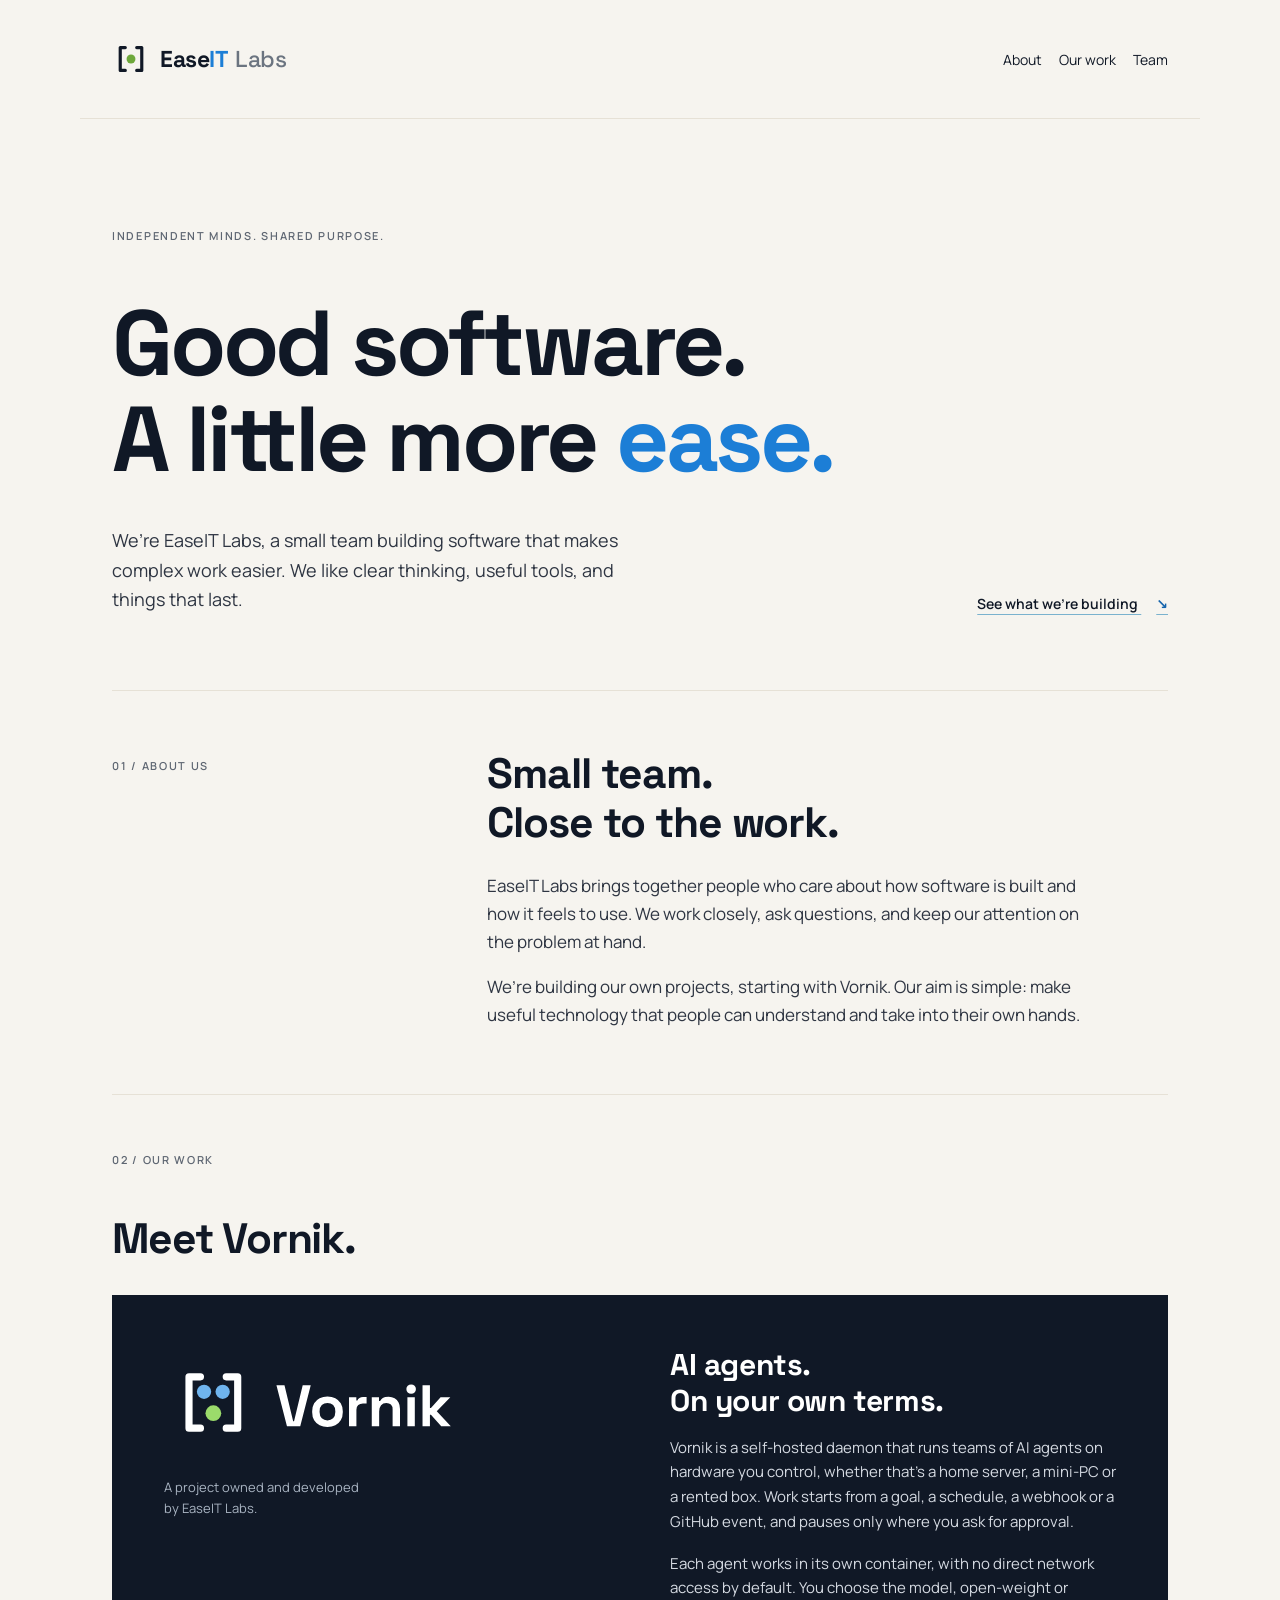
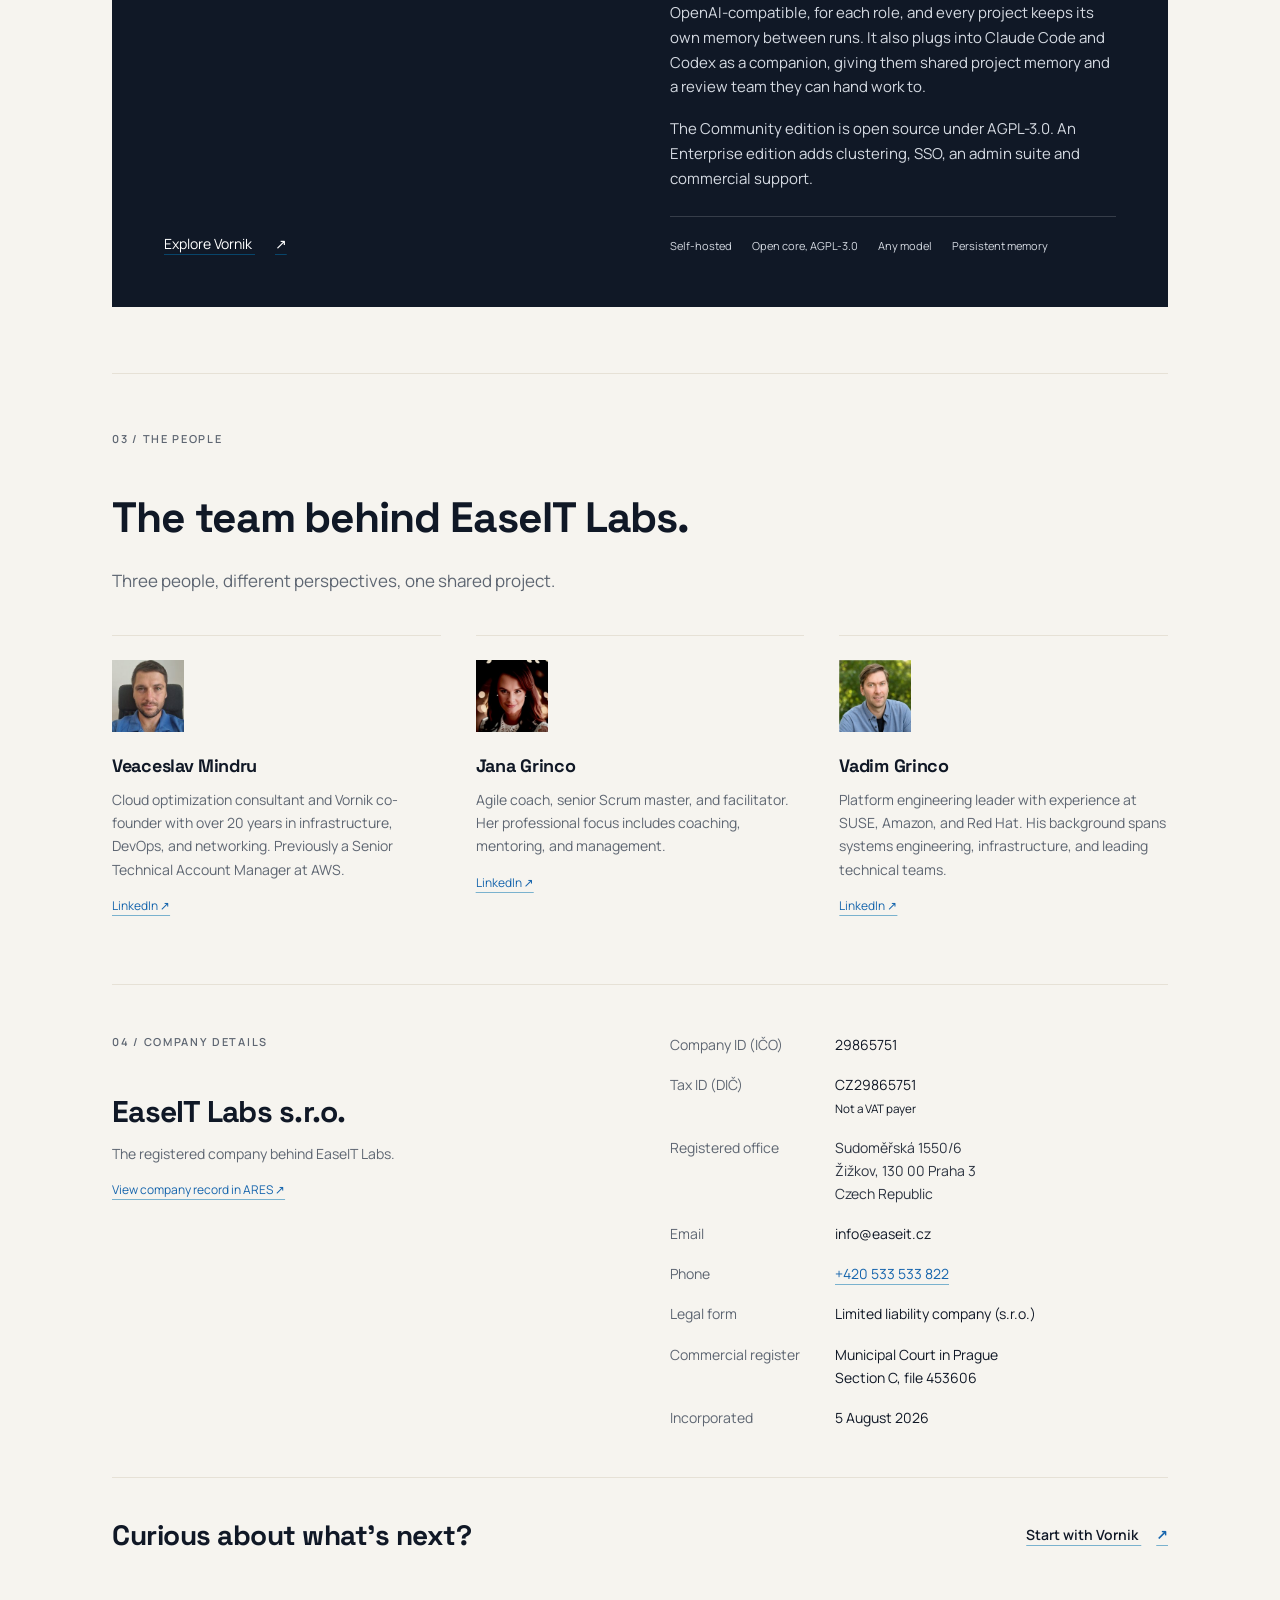
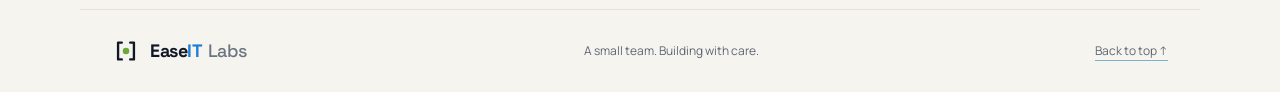
<file: index.html>
<!doctype html>
<html lang="en" data-theme="light">
<head>
  <meta charset="utf-8">
  <meta name="viewport" content="width=device-width, initial-scale=1">
  <meta name="description" content="EaseIT Labs is the company behind Vornik. Meet our small team and explore software built around practical needs.">
  <meta name="theme-color" content="#F6F4EF">
  <title>EaseIT Labs — Software with a clear purpose</title>
  <link rel="canonical" href="https://www.easeit.cz/">
  <link rel="icon" href="assets/favicon.svg" type="image/svg+xml">
  <link rel="icon" href="assets/favicon-32.png" sizes="32x32" type="image/png">
  <link rel="apple-touch-icon" href="assets/apple-touch-icon.png">
  <meta property="og:type" content="website">
  <meta property="og:site_name" content="EaseIT Labs">
  <meta property="og:locale" content="en_GB">
  <meta property="og:url" content="https://www.easeit.cz/">
  <meta property="og:title" content="EaseIT Labs — Software with a clear purpose">
  <meta property="og:description" content="EaseIT Labs is the company behind Vornik. Meet our small team and explore software built around practical needs.">
  <meta property="og:image" content="https://www.easeit.cz/assets/og-image.png">
  <meta property="og:image:width" content="1200">
  <meta property="og:image:height" content="630">
  <meta property="og:image:alt" content="EaseIT Labs — Good software. A little more ease.">
  <meta name="twitter:card" content="summary_large_image">
  <link rel="stylesheet" href="assets/brand-tokens.css">
  <link rel="stylesheet" href="assets/vendor/pico.min.css">
  <link rel="stylesheet" href="assets/site.css">
</head>
<body>
  <a class="skip-link" href="#main">Skip to content</a>
  <header class="container site-header">
    <a class="brand" href="./" aria-label="EaseIT Labs home"><svg class="brand-mark" viewBox="0 0 120 120" width="38" height="38" aria-hidden="true" focusable="false"><path d="M42 24H26V96H42M78 24H94V96H78" fill="none" stroke="currentColor" stroke-width="10" stroke-linecap="round" stroke-linejoin="round"/><circle cx="60" cy="60" r="14" fill="#6EA83B"/></svg><span>Ease<span class="it">IT</span><span class="labs">Labs</span></span></a>
    <nav aria-label="Main navigation"><ul>
      <li><a href="#about">About</a></li>
      <li><a href="#work">Our work</a></li>
      <li><a href="#team">Team</a></li>
    </ul></nav>
  </header>
  <main id="main" class="container">
    <section class="hero" aria-labelledby="hero-title">
      <p class="eyebrow">Independent minds. Shared purpose.</p>
      <h1 id="hero-title">Good software.<br>A little more <em>ease.</em></h1>
      <div class="hero-bottom">
        <p>We’re EaseIT Labs, a small team building software that makes complex work easier. We like clear thinking, useful tools, and things that last.</p>
        <a class="text-link" href="#work">See what we’re building <span aria-hidden="true">↘</span></a>
      </div>
    </section>
    <section id="about" class="section-row" aria-labelledby="about-title">
      <p class="eyebrow section-label">01 / About us</p>
      <div class="section-content">
        <h2 id="about-title">Small team.<br>Close to the work.</h2>
        <p>EaseIT Labs brings together people who care about how software is built and how it feels to use. We work closely, ask questions, and keep our attention on the problem at hand.</p>
        <p>We’re building our own projects, starting with Vornik. Our aim is simple: make useful technology that people can understand and take into their own hands.</p>
      </div>
    </section>
    <section id="work" class="work-section" aria-labelledby="work-title">
      <div class="section-heading"><p class="eyebrow">02 / Our work</p><h2 id="work-title">Meet Vornik.</h2></div>
      <div class="project">
        <div class="project-intro">
          <img class="project-wordmark" src="assets/vornik-logo-white.svg" alt="Vornik" width="377" height="140">
          <p class="project-ownership">A project owned and developed by EaseIT Labs.</p>
          <a class="project-link" href="https://vornik.io/">Explore Vornik <span aria-hidden="true">↗</span></a>
        </div>
        <div class="project-details">
          <h3>AI agents.<br>On your own terms.</h3>
          <p>Vornik is a self-hosted daemon that runs teams of AI agents on hardware you control, whether that’s a home server, a mini-PC or a rented box. Work starts from a goal, a schedule, a webhook or a GitHub event, and pauses only where you ask for approval.</p>
          <p>Each agent works in its own container, with no direct network access by default. You choose the model, open-weight or OpenAI-compatible, for each role, and every project keeps its own memory between runs. It also plugs into Claude Code and Codex as a companion, giving them shared project memory and a review team they can hand work to.</p>
          <p>The Community edition is open source under AGPL-3.0. An Enterprise edition adds clustering, SSO, an admin suite and commercial support.</p>
          <ul class="project-facts" aria-label="Vornik features"><li>Self-hosted</li><li>Open core, AGPL-3.0</li><li>Any model</li><li>Persistent memory</li></ul>
        </div>
      </div>
    </section>
    <section id="team" class="team-section" aria-labelledby="team-title">
      <div class="section-heading"><p class="eyebrow">03 / The people</p><h2 id="team-title">The team behind EaseIT Labs.</h2><p>Three people, different perspectives, one shared project.</p></div>
      <!-- Professional summaries and portraits from public LinkedIn profiles; sources in .context/company.md. -->
      <div class="grid team-grid">
        <div class="person"><img class="portrait" src="assets/team/veaceslav-mindru.jpg" alt="" width="200" height="200" loading="lazy" decoding="async"><h3>Veaceslav Mindru</h3><p>Cloud optimization consultant and Vornik co-founder with over 20 years in infrastructure, DevOps, and networking. Previously a Senior Technical Account Manager at AWS.</p><a class="profile-link" href="https://cz.linkedin.com/in/mindruv" aria-label="Veaceslav Mindru on LinkedIn">LinkedIn ↗</a></div>
        <div class="person"><img class="portrait" src="assets/team/jana-grinco.jpg" alt="" width="200" height="200" loading="lazy" decoding="async"><h3>Jana Grinco</h3><p>Agile coach, senior Scrum master, and facilitator. Her professional focus includes coaching, mentoring, and management.</p><a class="profile-link" href="https://www.linkedin.com/in/janagrinco/" aria-label="Jana Grinco on LinkedIn">LinkedIn ↗</a></div>
        <div class="person"><img class="portrait" src="assets/team/vadim-grinco.jpg" alt="" width="200" height="200" loading="lazy" decoding="async"><h3>Vadim Grinco</h3><p>Platform engineering leader with experience at SUSE, Amazon, and Red Hat. His background spans systems engineering, infrastructure, and leading technical teams.</p><a class="profile-link" href="https://cz.linkedin.com/in/grinco" aria-label="Vadim Grinco on LinkedIn">LinkedIn ↗</a></div>
      </div>
    </section>
    <section id="company" class="company-section" aria-labelledby="company-title">
      <div>
        <p class="eyebrow">04 / Company details</p>
        <h2 id="company-title">EaseIT Labs s.r.o.</h2>
        <p class="company-intro">The registered company behind EaseIT Labs.</p>
        <a class="profile-link" href="https://ares.gov.cz/ekonomicke-subjekty/res/29865751">View company record in ARES <span aria-hidden="true">↗</span></a>
      </div>
      <dl class="company-details">
        <div><dt>Company ID (IČO)</dt><dd>29865751</dd></div>
        <div><dt>Tax ID (DIČ)</dt><dd>CZ29865751<br><small>Not a VAT payer</small></dd></div>
        <div><dt>Registered office</dt><dd><address>Sudoměřská 1550/6<br>Žižkov, 130 00 Praha 3<br>Czech Republic</address></dd></div>
        <div><dt>Email</dt><dd>info<span hidden>.remove-this</span>@<span hidden>nospam.</span>easeit.cz</dd></div>
        <div><dt>Phone</dt><dd><a href="tel:+420533533822">+420 533 533 822</a></dd></div>
        <div><dt>Legal form</dt><dd>Limited liability company (s.r.o.)</dd></div>
        <div><dt>Commercial register</dt><dd>Municipal Court in Prague<br>Section C, file 453606</dd></div>
        <div><dt>Incorporated</dt><dd><time datetime="2026-08-05">5 August 2026</time></dd></div>
      </dl>
    </section>
    <aside class="closing" aria-label="Explore our project"><p>Curious about what’s next?</p><a class="text-link" href="https://vornik.io/">Start with Vornik <span aria-hidden="true">↗</span></a></aside>
  </main>
  <footer class="container site-footer"><a class="brand" href="./" aria-label="EaseIT Labs home"><svg class="brand-mark" viewBox="0 0 120 120" width="38" height="38" aria-hidden="true" focusable="false"><path d="M42 24H26V96H42M78 24H94V96H78" fill="none" stroke="currentColor" stroke-width="10" stroke-linecap="round" stroke-linejoin="round"/><circle cx="60" cy="60" r="14" fill="#6EA83B"/></svg><span>Ease<span class="it">IT</span><span class="labs">Labs</span></span></a><p>A small team. Building with care.</p><a href="#main">Back to top <span aria-hidden="true">↑</span></a></footer>
  <script type="application/ld+json">
{
  "@context": "https://schema.org",
  "@type": "Organization",
  "name": "EaseIT Labs s.r.o.",
  "alternateName": "EaseIT Labs",
  "url": "https://www.easeit.cz/",
  "logo": "https://www.easeit.cz/assets/apple-touch-icon.png",
  "image": "https://www.easeit.cz/assets/og-image.png",
  "description": "EaseIT Labs is the company behind Vornik. A small team building software that makes complex work easier.",
  "foundingDate": "2026-08-05",
  "telephone": "+420533533822",
  "identifier": {
    "@type": "PropertyValue",
    "propertyID": "IČO",
    "value": "29865751"
  },
  "taxID": "CZ29865751",
  "address": {
    "@type": "PostalAddress",
    "streetAddress": "Sudoměřská 1550/6",
    "addressLocality": "Praha 3",
    "postalCode": "130 00",
    "addressCountry": "CZ"
  },
  "sameAs": [
    "https://ares.gov.cz/ekonomicke-subjekty/res/29865751"
  ]
}
  </script>
</body>
</html>
</file>
<file: assets/brand-tokens.css>
/* EaseIT Labs / Vornik brand tokens — Brand Manual v1.2 (2026-10-07).
 *
 * Copy this file and the fonts/ directory next to it into a site; every site
 * keeps its own copy because the sites have no shared build. Values come from
 * the manual's Colour and Typography sections; change them there first.
 *
 * Fonts are self-hosted (no Google Fonts request): variable woff2 subsets of
 * Space Grotesk and Manrope, Latin + Latin Extended-A, SIL OFL 1.1 — keep the
 * *-OFL.txt files alongside.
 */
@font-face {
  font-family: "Space Grotesk";
  src: url("fonts/SpaceGrotesk-Variable.woff2") format("woff2");
  font-weight: 300 700;
  font-style: normal;
  font-display: swap;
}
@font-face {
  font-family: "Manrope";
  src: url("fonts/Manrope-Variable.woff2") format("woff2");
  font-weight: 200 800;
  font-style: normal;
  font-display: swap;
}

:root {
  /* palette (light) */
  --brand-navy: #101826;        /* primary: text, dark grounds, brackets */
  --brand-blue: #1C7ED6;        /* brand accent: marks, agent dots, "IT", large text, fills */
  --brand-green: #6EA83B;       /* the one signal dot — never a fill */
  --brand-paper: #F6F4EF;       /* light page */
  --brand-slate: #6B7480;       /* "Labs", secondary text */
  --brand-white: #FFFFFF;       /* cards above paper */
  --brand-line: #E6E1D6;        /* hairlines on paper */
  --brand-blue-on-dark: #6FB4EE;
  --brand-green-on-dark: #9BDB6B;

  /* semantic (light) */
  --bg: var(--brand-paper);
  --surface: var(--brand-white);
  --ink: var(--brand-navy);
  --muted: #5E6672;             /* slate darkened for body text: 5.3:1 on paper */
  --line: var(--brand-line);
  /* EaseIT Blue is 3.8:1 on paper: fine for marks, large text and fills
     behind dark text, too light for body links or white button labels.
     Text and buttons use the AA shade; the brand blue stays the brand. */
  --accent: #1665AD;            /* links, buttons: 5.5:1 on paper, white on it 6.0:1 */
  --accent-hover: #11528D;      /* 7.3:1 */
  --signal: var(--brand-green);

  /* type */
  --font-display: "Space Grotesk", "Segoe UI", system-ui, sans-serif;
  --font-body: "Manrope", system-ui, -apple-system, "Segoe UI", sans-serif;
  --font-mono: ui-monospace, "SF Mono", "Cascadia Code", Menlo, Consolas, monospace;
}

/* Dark values (Brand Manual dark tokens). Sites opt in with their own
   prefers-color-scheme / [data-theme] selectors by assigning these. */
:root {
  --dark-bg: #10141A;
  --dark-surface: #171C23;
  --dark-ink: #ECE9E1;
  --dark-muted: #9AA2AC;
  --dark-line: #262C35;
  --dark-accent: #4FA3E6;
  --dark-accent-hover: #6FB4EE;
  --dark-signal: #8FCB5B;
}
</file>
<file: assets/site.css>
:root[data-theme="light"] {
  /* Brand Manual v1.2 — values from brand-tokens.css (loaded first). */
  --pico-font-family: var(--font-body);
  --pico-background-color: var(--brand-paper);
  --pico-color: #2E3542;
  --pico-primary: var(--accent);
  --pico-primary-hover: var(--accent-hover);
  --pico-primary-focus: rgba(28, 126, 214, .25);
  --pico-h1-color: var(--brand-navy);
  --pico-h2-color: var(--brand-navy);
  --pico-h3-color: var(--brand-navy);
  --pico-font-size: 17px;
  --pico-line-height: 1.65;
  --rule: var(--line);
}
.container { max-width: 1120px; padding-inline: 32px; }
a { text-underline-offset: 5px; }
a:focus-visible { outline: 2px solid var(--accent); outline-offset: 6px; }
.site-header { display: flex; align-items: center; justify-content: space-between; padding-block: 28px; border-bottom: 1px solid var(--rule); gap: 24px; }
.brand { display: inline-flex; align-items: center; gap: 10px; color: var(--ink); text-decoration: none; font: 700 23px/1 var(--font-display); letter-spacing: -.4px; }
.brand .it { color: var(--brand-blue); }
.brand .labs { color: var(--brand-slate); font-weight: 500; margin-left: .28em; }
.brand-mark { display: block; width: 38px; height: 38px; flex: none; }
.site-header nav a { color: var(--ink); font-size: 14px; }
.hero { padding-block: 91px 75px; margin: 0; }
.eyebrow { color: var(--muted); font-size: 11px; font-weight: 600; text-transform: uppercase; letter-spacing: 1.7px; margin-bottom: 25px; }
h1, h2, h3, .closing p { font-family: var(--font-display); font-weight: 700; }
h1 { font-size: clamp(3.2rem, 7.2vw, 5.6rem); line-height: 1.04; letter-spacing: -.035em; margin-bottom: 38px; }
h1 em { color: var(--brand-blue); font-style: normal; }
.hero-bottom { display: flex; align-items: end; justify-content: space-between; gap: 36px; }
.hero-bottom p { max-width: 510px; margin: 0; font-size: 18px; }
.text-link { color: var(--ink); font-size: 14px; font-weight: 600; white-space: nowrap; }
.text-link span { margin-left: 15px; color: var(--accent); }
.section-row { display: grid; grid-template-columns: 1fr 2fr; border-top: 1px solid var(--rule); padding-block: 58px 65px; margin: 0; gap: 35px; }
.section-label { padding-top: 8px; }
h2 { font-size: clamp(1.9rem, 3.8vw, 2.5rem); line-height: 1.15; letter-spacing: -.025em; margin-bottom: 25px; }
.section-content { max-width: 610px; }
.section-content p:last-child { margin-bottom: 0; }
.work-section, .team-section { border-top: 1px solid var(--rule); padding-block: 56px 66px; margin: 0; }
.section-heading .eyebrow { margin-bottom: 15px; }
.section-heading > p:last-child:not(.eyebrow) { color: var(--muted); }
.project { background: var(--brand-navy); color: #D5DAE2; display: grid; grid-template-columns: 1fr 1fr; gap: 60px; padding: 52px; margin-top: 32px; }
.project-intro { display: flex; flex-direction: column; align-items: start; }
.project-wordmark { display: block; width: min(100%, 300px); height: auto; }
.project-ownership { font-size: 13px; margin-top: 19px; max-width: 210px; color: #A9B4C2; }
.project-link { color: #FFFFFF; margin-top: auto; padding-top: 35px; font-size: 14px; }
.project-link:hover { color: var(--brand-blue-on-dark); }
.project-link span { margin-left: 20px; }
.project-details h3 { color: #FFFFFF; font-size: 30px; line-height: 1.2; letter-spacing: -.4px; }
.project-details p { font-size: 15px; color: #D5DAE2; }
.project-facts { display: flex; flex-wrap: wrap; gap: 10px 20px; list-style: none; padding: 20px 0 0; margin: 25px 0 0; border-top: 1px solid rgba(255, 255, 255, .16); }
.project-facts li { list-style: none; font-size: 11px; margin: 0; color: #D5DAE2; }
.team-grid { gap: 35px; margin-top: 40px; }
.person { border-top: 1px solid var(--rule); padding-top: 24px; }
.portrait { display: block; width: 72px; height: 72px; margin-bottom: 23px; object-fit: cover; background: var(--line); }
.person h3 { font-size: 18px; letter-spacing: -.3px; margin-bottom: 12px; }
.person p { font-size: 14px; color: var(--muted); margin-bottom: 0; }
.closing { display: flex; align-items: center; justify-content: space-between; gap: 24px; border-top: 1px solid var(--rule); padding-block: 34px; }
.closing p { color: var(--ink); font-size: 28px; margin: 0; letter-spacing: -.5px; }
.site-footer { display: flex; justify-content: space-between; align-items: center; gap: 25px; border-top: 1px solid var(--rule); padding-block: 27px; }
.site-footer .brand { font-size: 18px; }
.site-footer .brand-mark { width: 28px; height: 28px; }
.site-footer p, .site-footer > a:last-child { font-size: 12px; margin: 0; color: var(--muted); }
.skip-link { position: fixed; top: -100px; left: 16px; padding: 10px 20px; background: #fff; z-index: 10; }
.skip-link:focus { top: 10px; }
@media (max-width: 767px) {
  .container { padding-inline: 22px; }
  .site-header { padding-block: 20px; gap: 15px; }
  .site-header nav ul { gap: 0; }
  .site-header nav li { padding-inline: 8px; }
  .site-header nav a { font-size: 12px; }
  .brand { font-size: 20px; gap: 8px; }
  .brand-mark { width: 30px; height: 30px; }
  .hero { padding-block: 62px 48px; }
  .hero-bottom { display: block; }
  .hero-bottom p { font-size: 16px; margin-bottom: 26px; }
  .section-row { grid-template-columns: 1fr; gap: 0; padding-block: 36px 42px; }
  .work-section, .team-section { padding-block: 36px 42px; }
  .project { grid-template-columns: 1fr; padding: 30px; gap: 36px; }
  .project-ownership { max-width: none; }
  .project-link { padding-top: 0; }
  .team-grid { grid-template-columns: 1fr; gap: 30px; }
  .portrait { margin-bottom: 15px; }
  .closing { align-items: start; flex-direction: column; gap: 15px; }
  .site-footer { flex-wrap: wrap; gap: 12px 22px; }
  .site-footer p { flex: 1 1 60%; text-align: right; }
}
@media (max-width: 359px) {
  .container { padding-inline: 16px; }
  .site-header { flex-wrap: wrap; }
  h1 { font-size: 3rem; }
}

.profile-link { display: inline-block; margin-top: 15px; font-size: 12px; }

.company-section { display: grid; grid-template-columns: 1fr 1fr; gap: 60px; border-top: 1px solid var(--rule); padding-block: 48px; margin: 0; }
.company-section .eyebrow { margin-bottom: 15px; }
.company-section h2 { font-size: 30px; margin-bottom: 12px; }
.company-intro { font-size: 14px; color: var(--muted); margin-bottom: 0; }
.company-details { margin: 0; font-size: 14px; }
.company-details > div { display: grid; grid-template-columns: 145px 1fr; gap: 20px; margin-bottom: 17px; }
.company-details > div:last-child { margin-bottom: 0; }
.company-details dt { font-weight: 400; color: var(--muted); }
.company-details dd { margin: 0; color: var(--ink); }
.company-details address { margin: 0; font-style: normal; }
@media (max-width: 767px) {
  .company-section { grid-template-columns: 1fr; gap: 30px; padding-block: 36px; }
  .company-details > div { grid-template-columns: 1fr; gap: 3px; }
}
</file>
<file: assets/vendor/pico.min.css>
@charset "UTF-8";/*!
 * Pico CSS ✨ v2.1.1 (https://picocss.com)
 * Copyright 2019-2025 - Licensed under MIT
 */:host,:root{--pico-font-family-emoji:"Apple Color Emoji","Segoe UI Emoji","Segoe UI Symbol","Noto Color Emoji";--pico-font-family-sans-serif:system-ui,"Segoe UI",Roboto,Oxygen,Ubuntu,Cantarell,Helvetica,Arial,"Helvetica Neue",sans-serif,var(--pico-font-family-emoji);--pico-font-family-monospace:ui-monospace,SFMono-Regular,"SF Mono",Menlo,Consolas,"Liberation Mono",monospace,var(--pico-font-family-emoji);--pico-font-family:var(--pico-font-family-sans-serif);--pico-line-height:1.5;--pico-font-weight:400;--pico-font-size:100%;--pico-text-underline-offset:0.1rem;--pico-border-radius:0.25rem;--pico-border-width:0.0625rem;--pico-outline-width:0.125rem;--pico-transition:0.2s ease-in-out;--pico-spacing:1rem;--pico-typography-spacing-vertical:1rem;--pico-block-spacing-vertical:var(--pico-spacing);--pico-block-spacing-horizontal:var(--pico-spacing);--pico-grid-column-gap:var(--pico-spacing);--pico-grid-row-gap:var(--pico-spacing);--pico-form-element-spacing-vertical:0.75rem;--pico-form-element-spacing-horizontal:1rem;--pico-group-box-shadow:0 0 0 rgba(0, 0, 0, 0);--pico-group-box-shadow-focus-with-button:0 0 0 var(--pico-outline-width) var(--pico-primary-focus);--pico-group-box-shadow-focus-with-input:0 0 0 0.0625rem var(--pico-form-element-border-color);--pico-modal-overlay-backdrop-filter:blur(0.375rem);--pico-nav-element-spacing-vertical:1rem;--pico-nav-element-spacing-horizontal:0.5rem;--pico-nav-link-spacing-vertical:0.5rem;--pico-nav-link-spacing-horizontal:0.5rem;--pico-nav-breadcrumb-divider:">";--pico-icon-checkbox:url("data:image/svg+xml,%3Csvg xmlns='http://www.w3.org/2000/svg' width='24' height='24' viewBox='0 0 24 24' fill='none' stroke='rgb(255, 255, 255)' stroke-width='4' stroke-linecap='round' stroke-linejoin='round'%3E%3Cpolyline points='20 6 9 17 4 12'%3E%3C/polyline%3E%3C/svg%3E");--pico-icon-minus:url("data:image/svg+xml,%3Csvg xmlns='http://www.w3.org/2000/svg' width='24' height='24' viewBox='0 0 24 24' fill='none' stroke='rgb(255, 255, 255)' stroke-width='4' stroke-linecap='round' stroke-linejoin='round'%3E%3Cline x1='5' y1='12' x2='19' y2='12'%3E%3C/line%3E%3C/svg%3E");--pico-icon-chevron:url("data:image/svg+xml,%3Csvg xmlns='http://www.w3.org/2000/svg' width='24' height='24' viewBox='0 0 24 24' fill='none' stroke='rgb(136, 145, 164)' stroke-width='2' stroke-linecap='round' stroke-linejoin='round'%3E%3Cpolyline points='6 9 12 15 18 9'%3E%3C/polyline%3E%3C/svg%3E");--pico-icon-date:url("data:image/svg+xml,%3Csvg xmlns='http://www.w3.org/2000/svg' width='24' height='24' viewBox='0 0 24 24' fill='none' stroke='rgb(136, 145, 164)' stroke-width='2' stroke-linecap='round' stroke-linejoin='round'%3E%3Crect x='3' y='4' width='18' height='18' rx='2' ry='2'%3E%3C/rect%3E%3Cline x1='16' y1='2' x2='16' y2='6'%3E%3C/line%3E%3Cline x1='8' y1='2' x2='8' y2='6'%3E%3C/line%3E%3Cline x1='3' y1='10' x2='21' y2='10'%3E%3C/line%3E%3C/svg%3E");--pico-icon-time:url("data:image/svg+xml,%3Csvg xmlns='http://www.w3.org/2000/svg' width='24' height='24' viewBox='0 0 24 24' fill='none' stroke='rgb(136, 145, 164)' stroke-width='2' stroke-linecap='round' stroke-linejoin='round'%3E%3Ccircle cx='12' cy='12' r='10'%3E%3C/circle%3E%3Cpolyline points='12 6 12 12 16 14'%3E%3C/polyline%3E%3C/svg%3E");--pico-icon-search:url("data:image/svg+xml,%3Csvg xmlns='http://www.w3.org/2000/svg' width='24' height='24' viewBox='0 0 24 24' fill='none' stroke='rgb(136, 145, 164)' stroke-width='1.5' stroke-linecap='round' stroke-linejoin='round'%3E%3Ccircle cx='11' cy='11' r='8'%3E%3C/circle%3E%3Cline x1='21' y1='21' x2='16.65' y2='16.65'%3E%3C/line%3E%3C/svg%3E");--pico-icon-close:url("data:image/svg+xml,%3Csvg xmlns='http://www.w3.org/2000/svg' width='24' height='24' viewBox='0 0 24 24' fill='none' stroke='rgb(136, 145, 164)' stroke-width='3' stroke-linecap='round' stroke-linejoin='round'%3E%3Cline x1='18' y1='6' x2='6' y2='18'%3E%3C/line%3E%3Cline x1='6' y1='6' x2='18' y2='18'%3E%3C/line%3E%3C/svg%3E");--pico-icon-loading:url("data:image/svg+xml,%3Csvg fill='none' height='24' width='24' viewBox='0 0 24 24' xmlns='http://www.w3.org/2000/svg' %3E%3Cstyle%3E g %7B animation: rotate 2s linear infinite; transform-origin: center center; %7D circle %7B stroke-dasharray: 75,100; stroke-dashoffset: -5; animation: dash 1.5s ease-in-out infinite; stroke-linecap: round; %7D @keyframes rotate %7B 0%25 %7B transform: rotate(0deg); %7D 100%25 %7B transform: rotate(360deg); %7D %7D @keyframes dash %7B 0%25 %7B stroke-dasharray: 1,100; stroke-dashoffset: 0; %7D 50%25 %7B stroke-dasharray: 44.5,100; stroke-dashoffset: -17.5; %7D 100%25 %7B stroke-dasharray: 44.5,100; stroke-dashoffset: -62; %7D %7D %3C/style%3E%3Cg%3E%3Ccircle cx='12' cy='12' r='10' fill='none' stroke='rgb(136, 145, 164)' stroke-width='4' /%3E%3C/g%3E%3C/svg%3E")}@media (min-width:576px){:host,:root{--pico-font-size:106.25%}}@media (min-width:768px){:host,:root{--pico-font-size:112.5%}}@media (min-width:1024px){:host,:root{--pico-font-size:118.75%}}@media (min-width:1280px){:host,:root{--pico-font-size:125%}}@media (min-width:1536px){:host,:root{--pico-font-size:131.25%}}a{--pico-text-decoration:underline}a.contrast,a.secondary{--pico-text-decoration:underline}small{--pico-font-size:0.875em}h1,h2,h3,h4,h5,h6{--pico-font-weight:700}h1{--pico-font-size:2rem;--pico-line-height:1.125;--pico-typography-spacing-top:3rem}h2{--pico-font-size:1.75rem;--pico-line-height:1.15;--pico-typography-spacing-top:2.625rem}h3{--pico-font-size:1.5rem;--pico-line-height:1.175;--pico-typography-spacing-top:2.25rem}h4{--pico-font-size:1.25rem;--pico-line-height:1.2;--pico-typography-spacing-top:1.874rem}h5{--pico-font-size:1.125rem;--pico-line-height:1.225;--pico-typography-spacing-top:1.6875rem}h6{--pico-font-size:1rem;--pico-line-height:1.25;--pico-typography-spacing-top:1.5rem}tfoot td,tfoot th,thead td,thead th{--pico-font-weight:600;--pico-border-width:0.1875rem}code,kbd,pre,samp{--pico-font-family:var(--pico-font-family-monospace)}kbd{--pico-font-weight:bolder}:where(select,textarea),input:not([type=submit],[type=button],[type=reset],[type=checkbox],[type=radio],[type=file]){--pico-outline-width:0.0625rem}[type=search]{--pico-border-radius:5rem}[type=checkbox],[type=radio]{--pico-border-width:0.125rem}[type=checkbox][role=switch]{--pico-border-width:0.1875rem}details.dropdown summary:not([role=button]){--pico-outline-width:0.0625rem}nav details.dropdown summary:focus-visible{--pico-outline-width:0.125rem}[role=search]{--pico-border-radius:5rem}[role=group]:has(button.secondary:focus,[type=submit].secondary:focus,[type=button].secondary:focus,[role=button].secondary:focus),[role=search]:has(button.secondary:focus,[type=submit].secondary:focus,[type=button].secondary:focus,[role=button].secondary:focus){--pico-group-box-shadow-focus-with-button:0 0 0 var(--pico-outline-width) var(--pico-secondary-focus)}[role=group]:has(button.contrast:focus,[type=submit].contrast:focus,[type=button].contrast:focus,[role=button].contrast:focus),[role=search]:has(button.contrast:focus,[type=submit].contrast:focus,[type=button].contrast:focus,[role=button].contrast:focus){--pico-group-box-shadow-focus-with-button:0 0 0 var(--pico-outline-width) var(--pico-contrast-focus)}[role=group] [role=button],[role=group] [type=button],[role=group] [type=submit],[role=group] button,[role=search] [role=button],[role=search] [type=button],[role=search] [type=submit],[role=search] button{--pico-form-element-spacing-horizontal:2rem}details summary[role=button]:not(.outline)::after{filter:brightness(0) invert(1)}[aria-busy=true]:not(input,select,textarea):is(button,[type=submit],[type=button],[type=reset],[role=button]):not(.outline)::before{filter:brightness(0) invert(1)}:host(:not([data-theme=dark])),:root:not([data-theme=dark]),[data-theme=light]{color-scheme:light;--pico-background-color:#fff;--pico-color:#373c44;--pico-text-selection-color:rgba(2, 154, 232, 0.25);--pico-muted-color:#646b79;--pico-muted-border-color:rgb(231, 234, 239.5);--pico-primary:#0172ad;--pico-primary-background:#0172ad;--pico-primary-border:var(--pico-primary-background);--pico-primary-underline:rgba(1, 114, 173, 0.5);--pico-primary-hover:#015887;--pico-primary-hover-background:#02659a;--pico-primary-hover-border:var(--pico-primary-hover-background);--pico-primary-hover-underline:var(--pico-primary-hover);--pico-primary-focus:rgba(2, 154, 232, 0.5);--pico-primary-inverse:#fff;--pico-secondary:#5d6b89;--pico-secondary-background:#525f7a;--pico-secondary-border:var(--pico-secondary-background);--pico-secondary-underline:rgba(93, 107, 137, 0.5);--pico-secondary-hover:#48536b;--pico-secondary-hover-background:#48536b;--pico-secondary-hover-border:var(--pico-secondary-hover-background);--pico-secondary-hover-underline:var(--pico-secondary-hover);--pico-secondary-focus:rgba(93, 107, 137, 0.25);--pico-secondary-inverse:#fff;--pico-contrast:#181c25;--pico-contrast-background:#181c25;--pico-contrast-border:var(--pico-contrast-background);--pico-contrast-underline:rgba(24, 28, 37, 0.5);--pico-contrast-hover:#000;--pico-contrast-hover-background:#000;--pico-contrast-hover-border:var(--pico-contrast-hover-background);--pico-contrast-hover-underline:var(--pico-secondary-hover);--pico-contrast-focus:rgba(93, 107, 137, 0.25);--pico-contrast-inverse:#fff;--pico-box-shadow:0.0145rem 0.029rem 0.174rem rgba(129, 145, 181, 0.01698),0.0335rem 0.067rem 0.402rem rgba(129, 145, 181, 0.024),0.0625rem 0.125rem 0.75rem rgba(129, 145, 181, 0.03),0.1125rem 0.225rem 1.35rem rgba(129, 145, 181, 0.036),0.2085rem 0.417rem 2.502rem rgba(129, 145, 181, 0.04302),0.5rem 1rem 6rem rgba(129, 145, 181, 0.06),0 0 0 0.0625rem rgba(129, 145, 181, 0.015);--pico-h1-color:#2d3138;--pico-h2-color:#373c44;--pico-h3-color:#424751;--pico-h4-color:#4d535e;--pico-h5-color:#5c6370;--pico-h6-color:#646b79;--pico-mark-background-color:rgb(252.5, 230.5, 191.5);--pico-mark-color:#0f1114;--pico-ins-color:rgb(28.5, 105.5, 84);--pico-del-color:rgb(136, 56.5, 53);--pico-blockquote-border-color:var(--pico-muted-border-color);--pico-blockquote-footer-color:var(--pico-muted-color);--pico-button-box-shadow:0 0 0 rgba(0, 0, 0, 0);--pico-button-hover-box-shadow:0 0 0 rgba(0, 0, 0, 0);--pico-table-border-color:var(--pico-muted-border-color);--pico-table-row-stripped-background-color:rgba(111, 120, 135, 0.0375);--pico-code-background-color:rgb(243, 244.5, 246.75);--pico-code-color:#646b79;--pico-code-kbd-background-color:var(--pico-color);--pico-code-kbd-color:var(--pico-background-color);--pico-form-element-background-color:rgb(251, 251.5, 252.25);--pico-form-element-selected-background-color:#dfe3eb;--pico-form-element-border-color:#cfd5e2;--pico-form-element-color:#23262c;--pico-form-element-placeholder-color:var(--pico-muted-color);--pico-form-element-active-background-color:#fff;--pico-form-element-active-border-color:var(--pico-primary-border);--pico-form-element-focus-color:var(--pico-primary-border);--pico-form-element-disabled-opacity:0.5;--pico-form-element-invalid-border-color:rgb(183.5, 105.5, 106.5);--pico-form-element-invalid-active-border-color:rgb(200.25, 79.25, 72.25);--pico-form-element-invalid-focus-color:var(--pico-form-element-invalid-active-border-color);--pico-form-element-valid-border-color:rgb(76, 154.5, 137.5);--pico-form-element-valid-active-border-color:rgb(39, 152.75, 118.75);--pico-form-element-valid-focus-color:var(--pico-form-element-valid-active-border-color);--pico-switch-background-color:#bfc7d9;--pico-switch-checked-background-color:var(--pico-primary-background);--pico-switch-color:#fff;--pico-switch-thumb-box-shadow:0 0 0 rgba(0, 0, 0, 0);--pico-range-border-color:#dfe3eb;--pico-range-active-border-color:#bfc7d9;--pico-range-thumb-border-color:var(--pico-background-color);--pico-range-thumb-color:var(--pico-secondary-background);--pico-range-thumb-active-color:var(--pico-primary-background);--pico-accordion-border-color:var(--pico-muted-border-color);--pico-accordion-active-summary-color:var(--pico-primary-hover);--pico-accordion-close-summary-color:var(--pico-color);--pico-accordion-open-summary-color:var(--pico-muted-color);--pico-card-background-color:var(--pico-background-color);--pico-card-border-color:var(--pico-muted-border-color);--pico-card-box-shadow:var(--pico-box-shadow);--pico-card-sectioning-background-color:rgb(251, 251.5, 252.25);--pico-dropdown-background-color:#fff;--pico-dropdown-border-color:#eff1f4;--pico-dropdown-box-shadow:var(--pico-box-shadow);--pico-dropdown-color:var(--pico-color);--pico-dropdown-hover-background-color:#eff1f4;--pico-loading-spinner-opacity:0.5;--pico-modal-overlay-background-color:rgba(232, 234, 237, 0.75);--pico-progress-background-color:#dfe3eb;--pico-progress-color:var(--pico-primary-background);--pico-tooltip-background-color:var(--pico-contrast-background);--pico-tooltip-color:var(--pico-contrast-inverse);--pico-icon-valid:url("data:image/svg+xml,%3Csvg xmlns='http://www.w3.org/2000/svg' width='24' height='24' viewBox='0 0 24 24' fill='none' stroke='rgb(76, 154.5, 137.5)' stroke-width='2' stroke-linecap='round' stroke-linejoin='round'%3E%3Cpolyline points='20 6 9 17 4 12'%3E%3C/polyline%3E%3C/svg%3E");--pico-icon-invalid:url("data:image/svg+xml,%3Csvg xmlns='http://www.w3.org/2000/svg' width='24' height='24' viewBox='0 0 24 24' fill='none' stroke='rgb(200.25, 79.25, 72.25)' stroke-width='2' stroke-linecap='round' stroke-linejoin='round'%3E%3Ccircle cx='12' cy='12' r='10'%3E%3C/circle%3E%3Cline x1='12' y1='8' x2='12' y2='12'%3E%3C/line%3E%3Cline x1='12' y1='16' x2='12.01' y2='16'%3E%3C/line%3E%3C/svg%3E")}:host(:not([data-theme=dark])) input:is([type=submit],[type=button],[type=reset],[type=checkbox],[type=radio],[type=file]),:root:not([data-theme=dark]) input:is([type=submit],[type=button],[type=reset],[type=checkbox],[type=radio],[type=file]),[data-theme=light] input:is([type=submit],[type=button],[type=reset],[type=checkbox],[type=radio],[type=file]){--pico-form-element-focus-color:var(--pico-primary-focus)}@media only screen and (prefers-color-scheme:dark){:host(:not([data-theme])),:root:not([data-theme]){color-scheme:dark;--pico-background-color:rgb(19, 22.5, 30.5);--pico-color:#c2c7d0;--pico-text-selection-color:rgba(1, 170, 255, 0.1875);--pico-muted-color:#7b8495;--pico-muted-border-color:#202632;--pico-primary:#01aaff;--pico-primary-background:#0172ad;--pico-primary-border:var(--pico-primary-background);--pico-primary-underline:rgba(1, 170, 255, 0.5);--pico-primary-hover:#79c0ff;--pico-primary-hover-background:#017fc0;--pico-primary-hover-border:var(--pico-primary-hover-background);--pico-primary-hover-underline:var(--pico-primary-hover);--pico-primary-focus:rgba(1, 170, 255, 0.375);--pico-primary-inverse:#fff;--pico-secondary:#969eaf;--pico-secondary-background:#525f7a;--pico-secondary-border:var(--pico-secondary-background);--pico-secondary-underline:rgba(150, 158, 175, 0.5);--pico-secondary-hover:#b3b9c5;--pico-secondary-hover-background:#5d6b89;--pico-secondary-hover-border:var(--pico-secondary-hover-background);--pico-secondary-hover-underline:var(--pico-secondary-hover);--pico-secondary-focus:rgba(144, 158, 190, 0.25);--pico-secondary-inverse:#fff;--pico-contrast:#dfe3eb;--pico-contrast-background:#eff1f4;--pico-contrast-border:var(--pico-contrast-background);--pico-contrast-underline:rgba(223, 227, 235, 0.5);--pico-contrast-hover:#fff;--pico-contrast-hover-background:#fff;--pico-contrast-hover-border:var(--pico-contrast-hover-background);--pico-contrast-hover-underline:var(--pico-contrast-hover);--pico-contrast-focus:rgba(207, 213, 226, 0.25);--pico-contrast-inverse:#000;--pico-box-shadow:0.0145rem 0.029rem 0.174rem rgba(7, 8.5, 12, 0.01698),0.0335rem 0.067rem 0.402rem rgba(7, 8.5, 12, 0.024),0.0625rem 0.125rem 0.75rem rgba(7, 8.5, 12, 0.03),0.1125rem 0.225rem 1.35rem rgba(7, 8.5, 12, 0.036),0.2085rem 0.417rem 2.502rem rgba(7, 8.5, 12, 0.04302),0.5rem 1rem 6rem rgba(7, 8.5, 12, 0.06),0 0 0 0.0625rem rgba(7, 8.5, 12, 0.015);--pico-h1-color:#f0f1f3;--pico-h2-color:#e0e3e7;--pico-h3-color:#c2c7d0;--pico-h4-color:#b3b9c5;--pico-h5-color:#a4acba;--pico-h6-color:#8891a4;--pico-mark-background-color:#014063;--pico-mark-color:#fff;--pico-ins-color:#62af9a;--pico-del-color:rgb(205.5, 126, 123);--pico-blockquote-border-color:var(--pico-muted-border-color);--pico-blockquote-footer-color:var(--pico-muted-color);--pico-button-box-shadow:0 0 0 rgba(0, 0, 0, 0);--pico-button-hover-box-shadow:0 0 0 rgba(0, 0, 0, 0);--pico-table-border-color:var(--pico-muted-border-color);--pico-table-row-stripped-background-color:rgba(111, 120, 135, 0.0375);--pico-code-background-color:rgb(26, 30.5, 40.25);--pico-code-color:#8891a4;--pico-code-kbd-background-color:var(--pico-color);--pico-code-kbd-color:var(--pico-background-color);--pico-form-element-background-color:rgb(28, 33, 43.5);--pico-form-element-selected-background-color:#2a3140;--pico-form-element-border-color:#2a3140;--pico-form-element-color:#e0e3e7;--pico-form-element-placeholder-color:#8891a4;--pico-form-element-active-background-color:rgb(26, 30.5, 40.25);--pico-form-element-active-border-color:var(--pico-primary-border);--pico-form-element-focus-color:var(--pico-primary-border);--pico-form-element-disabled-opacity:0.5;--pico-form-element-invalid-border-color:rgb(149.5, 74, 80);--pico-form-element-invalid-active-border-color:rgb(183.25, 63.5, 59);--pico-form-element-invalid-focus-color:var(--pico-form-element-invalid-active-border-color);--pico-form-element-valid-border-color:#2a7b6f;--pico-form-element-valid-active-border-color:rgb(22, 137, 105.5);--pico-form-element-valid-focus-color:var(--pico-form-element-valid-active-border-color);--pico-switch-background-color:#333c4e;--pico-switch-checked-background-color:var(--pico-primary-background);--pico-switch-color:#fff;--pico-switch-thumb-box-shadow:0 0 0 rgba(0, 0, 0, 0);--pico-range-border-color:#202632;--pico-range-active-border-color:#2a3140;--pico-range-thumb-border-color:var(--pico-background-color);--pico-range-thumb-color:var(--pico-secondary-background);--pico-range-thumb-active-color:var(--pico-primary-background);--pico-accordion-border-color:var(--pico-muted-border-color);--pico-accordion-active-summary-color:var(--pico-primary-hover);--pico-accordion-close-summary-color:var(--pico-color);--pico-accordion-open-summary-color:var(--pico-muted-color);--pico-card-background-color:#181c25;--pico-card-border-color:var(--pico-card-background-color);--pico-card-box-shadow:var(--pico-box-shadow);--pico-card-sectioning-background-color:rgb(26, 30.5, 40.25);--pico-dropdown-background-color:#181c25;--pico-dropdown-border-color:#202632;--pico-dropdown-box-shadow:var(--pico-box-shadow);--pico-dropdown-color:var(--pico-color);--pico-dropdown-hover-background-color:#202632;--pico-loading-spinner-opacity:0.5;--pico-modal-overlay-background-color:rgba(7.5, 8.5, 10, 0.75);--pico-progress-background-color:#202632;--pico-progress-color:var(--pico-primary-background);--pico-tooltip-background-color:var(--pico-contrast-background);--pico-tooltip-color:var(--pico-contrast-inverse);--pico-icon-valid:url("data:image/svg+xml,%3Csvg xmlns='http://www.w3.org/2000/svg' width='24' height='24' viewBox='0 0 24 24' fill='none' stroke='rgb(42, 123, 111)' stroke-width='2' stroke-linecap='round' stroke-linejoin='round'%3E%3Cpolyline points='20 6 9 17 4 12'%3E%3C/polyline%3E%3C/svg%3E");--pico-icon-invalid:url("data:image/svg+xml,%3Csvg xmlns='http://www.w3.org/2000/svg' width='24' height='24' viewBox='0 0 24 24' fill='none' stroke='rgb(149.5, 74, 80)' stroke-width='2' stroke-linecap='round' stroke-linejoin='round'%3E%3Ccircle cx='12' cy='12' r='10'%3E%3C/circle%3E%3Cline x1='12' y1='8' x2='12' y2='12'%3E%3C/line%3E%3Cline x1='12' y1='16' x2='12.01' y2='16'%3E%3C/line%3E%3C/svg%3E")}:host(:not([data-theme])) input:is([type=submit],[type=button],[type=reset],[type=checkbox],[type=radio],[type=file]),:root:not([data-theme]) input:is([type=submit],[type=button],[type=reset],[type=checkbox],[type=radio],[type=file]){--pico-form-element-focus-color:var(--pico-primary-focus)}:host(:not([data-theme])) details summary[role=button].contrast:not(.outline)::after,:root:not([data-theme]) details summary[role=button].contrast:not(.outline)::after{filter:brightness(0)}:host(:not([data-theme])) [aria-busy=true]:not(input,select,textarea).contrast:is(button,[type=submit],[type=button],[type=reset],[role=button]):not(.outline)::before,:root:not([data-theme]) [aria-busy=true]:not(input,select,textarea).contrast:is(button,[type=submit],[type=button],[type=reset],[role=button]):not(.outline)::before{filter:brightness(0)}}[data-theme=dark]{color-scheme:dark;--pico-background-color:rgb(19, 22.5, 30.5);--pico-color:#c2c7d0;--pico-text-selection-color:rgba(1, 170, 255, 0.1875);--pico-muted-color:#7b8495;--pico-muted-border-color:#202632;--pico-primary:#01aaff;--pico-primary-background:#0172ad;--pico-primary-border:var(--pico-primary-background);--pico-primary-underline:rgba(1, 170, 255, 0.5);--pico-primary-hover:#79c0ff;--pico-primary-hover-background:#017fc0;--pico-primary-hover-border:var(--pico-primary-hover-background);--pico-primary-hover-underline:var(--pico-primary-hover);--pico-primary-focus:rgba(1, 170, 255, 0.375);--pico-primary-inverse:#fff;--pico-secondary:#969eaf;--pico-secondary-background:#525f7a;--pico-secondary-border:var(--pico-secondary-background);--pico-secondary-underline:rgba(150, 158, 175, 0.5);--pico-secondary-hover:#b3b9c5;--pico-secondary-hover-background:#5d6b89;--pico-secondary-hover-border:var(--pico-secondary-hover-background);--pico-secondary-hover-underline:var(--pico-secondary-hover);--pico-secondary-focus:rgba(144, 158, 190, 0.25);--pico-secondary-inverse:#fff;--pico-contrast:#dfe3eb;--pico-contrast-background:#eff1f4;--pico-contrast-border:var(--pico-contrast-background);--pico-contrast-underline:rgba(223, 227, 235, 0.5);--pico-contrast-hover:#fff;--pico-contrast-hover-background:#fff;--pico-contrast-hover-border:var(--pico-contrast-hover-background);--pico-contrast-hover-underline:var(--pico-contrast-hover);--pico-contrast-focus:rgba(207, 213, 226, 0.25);--pico-contrast-inverse:#000;--pico-box-shadow:0.0145rem 0.029rem 0.174rem rgba(7, 8.5, 12, 0.01698),0.0335rem 0.067rem 0.402rem rgba(7, 8.5, 12, 0.024),0.0625rem 0.125rem 0.75rem rgba(7, 8.5, 12, 0.03),0.1125rem 0.225rem 1.35rem rgba(7, 8.5, 12, 0.036),0.2085rem 0.417rem 2.502rem rgba(7, 8.5, 12, 0.04302),0.5rem 1rem 6rem rgba(7, 8.5, 12, 0.06),0 0 0 0.0625rem rgba(7, 8.5, 12, 0.015);--pico-h1-color:#f0f1f3;--pico-h2-color:#e0e3e7;--pico-h3-color:#c2c7d0;--pico-h4-color:#b3b9c5;--pico-h5-color:#a4acba;--pico-h6-color:#8891a4;--pico-mark-background-color:#014063;--pico-mark-color:#fff;--pico-ins-color:#62af9a;--pico-del-color:rgb(205.5, 126, 123);--pico-blockquote-border-color:var(--pico-muted-border-color);--pico-blockquote-footer-color:var(--pico-muted-color);--pico-button-box-shadow:0 0 0 rgba(0, 0, 0, 0);--pico-button-hover-box-shadow:0 0 0 rgba(0, 0, 0, 0);--pico-table-border-color:var(--pico-muted-border-color);--pico-table-row-stripped-background-color:rgba(111, 120, 135, 0.0375);--pico-code-background-color:rgb(26, 30.5, 40.25);--pico-code-color:#8891a4;--pico-code-kbd-background-color:var(--pico-color);--pico-code-kbd-color:var(--pico-background-color);--pico-form-element-background-color:rgb(28, 33, 43.5);--pico-form-element-selected-background-color:#2a3140;--pico-form-element-border-color:#2a3140;--pico-form-element-color:#e0e3e7;--pico-form-element-placeholder-color:#8891a4;--pico-form-element-active-background-color:rgb(26, 30.5, 40.25);--pico-form-element-active-border-color:var(--pico-primary-border);--pico-form-element-focus-color:var(--pico-primary-border);--pico-form-element-disabled-opacity:0.5;--pico-form-element-invalid-border-color:rgb(149.5, 74, 80);--pico-form-element-invalid-active-border-color:rgb(183.25, 63.5, 59);--pico-form-element-invalid-focus-color:var(--pico-form-element-invalid-active-border-color);--pico-form-element-valid-border-color:#2a7b6f;--pico-form-element-valid-active-border-color:rgb(22, 137, 105.5);--pico-form-element-valid-focus-color:var(--pico-form-element-valid-active-border-color);--pico-switch-background-color:#333c4e;--pico-switch-checked-background-color:var(--pico-primary-background);--pico-switch-color:#fff;--pico-switch-thumb-box-shadow:0 0 0 rgba(0, 0, 0, 0);--pico-range-border-color:#202632;--pico-range-active-border-color:#2a3140;--pico-range-thumb-border-color:var(--pico-background-color);--pico-range-thumb-color:var(--pico-secondary-background);--pico-range-thumb-active-color:var(--pico-primary-background);--pico-accordion-border-color:var(--pico-muted-border-color);--pico-accordion-active-summary-color:var(--pico-primary-hover);--pico-accordion-close-summary-color:var(--pico-color);--pico-accordion-open-summary-color:var(--pico-muted-color);--pico-card-background-color:#181c25;--pico-card-border-color:var(--pico-card-background-color);--pico-card-box-shadow:var(--pico-box-shadow);--pico-card-sectioning-background-color:rgb(26, 30.5, 40.25);--pico-dropdown-background-color:#181c25;--pico-dropdown-border-color:#202632;--pico-dropdown-box-shadow:var(--pico-box-shadow);--pico-dropdown-color:var(--pico-color);--pico-dropdown-hover-background-color:#202632;--pico-loading-spinner-opacity:0.5;--pico-modal-overlay-background-color:rgba(7.5, 8.5, 10, 0.75);--pico-progress-background-color:#202632;--pico-progress-color:var(--pico-primary-background);--pico-tooltip-background-color:var(--pico-contrast-background);--pico-tooltip-color:var(--pico-contrast-inverse);--pico-icon-valid:url("data:image/svg+xml,%3Csvg xmlns='http://www.w3.org/2000/svg' width='24' height='24' viewBox='0 0 24 24' fill='none' stroke='rgb(42, 123, 111)' stroke-width='2' stroke-linecap='round' stroke-linejoin='round'%3E%3Cpolyline points='20 6 9 17 4 12'%3E%3C/polyline%3E%3C/svg%3E");--pico-icon-invalid:url("data:image/svg+xml,%3Csvg xmlns='http://www.w3.org/2000/svg' width='24' height='24' viewBox='0 0 24 24' fill='none' stroke='rgb(149.5, 74, 80)' stroke-width='2' stroke-linecap='round' stroke-linejoin='round'%3E%3Ccircle cx='12' cy='12' r='10'%3E%3C/circle%3E%3Cline x1='12' y1='8' x2='12' y2='12'%3E%3C/line%3E%3Cline x1='12' y1='16' x2='12.01' y2='16'%3E%3C/line%3E%3C/svg%3E")}[data-theme=dark] input:is([type=submit],[type=button],[type=reset],[type=checkbox],[type=radio],[type=file]){--pico-form-element-focus-color:var(--pico-primary-focus)}[data-theme=dark] details summary[role=button].contrast:not(.outline)::after{filter:brightness(0)}[data-theme=dark] [aria-busy=true]:not(input,select,textarea).contrast:is(button,[type=submit],[type=button],[type=reset],[role=button]):not(.outline)::before{filter:brightness(0)}[type=checkbox],[type=radio],[type=range],progress{accent-color:var(--pico-primary)}*,::after,::before{box-sizing:border-box;background-repeat:no-repeat}::after,::before{text-decoration:inherit;vertical-align:inherit}:where(:host),:where(:root){-webkit-tap-highlight-color:transparent;-webkit-text-size-adjust:100%;-moz-text-size-adjust:100%;text-size-adjust:100%;background-color:var(--pico-background-color);color:var(--pico-color);font-weight:var(--pico-font-weight);font-size:var(--pico-font-size);line-height:var(--pico-line-height);font-family:var(--pico-font-family);text-underline-offset:var(--pico-text-underline-offset);text-rendering:optimizeLegibility;overflow-wrap:break-word;-moz-tab-size:4;-o-tab-size:4;tab-size:4}body{width:100%;margin:0}main{display:block}body>footer,body>header,body>main{padding-block:var(--pico-block-spacing-vertical)}section{margin-bottom:var(--pico-block-spacing-vertical)}.container,.container-fluid{width:100%;margin-right:auto;margin-left:auto;padding-right:var(--pico-spacing);padding-left:var(--pico-spacing)}@media (min-width:576px){.container{max-width:510px;padding-right:0;padding-left:0}}@media (min-width:768px){.container{max-width:700px}}@media (min-width:1024px){.container{max-width:950px}}@media (min-width:1280px){.container{max-width:1200px}}@media (min-width:1536px){.container{max-width:1450px}}.grid{grid-column-gap:var(--pico-grid-column-gap);grid-row-gap:var(--pico-grid-row-gap);display:grid;grid-template-columns:1fr}@media (min-width:768px){.grid{grid-template-columns:repeat(auto-fit,minmax(0%,1fr))}}.grid>*{min-width:0}.overflow-auto{overflow:auto}b,strong{font-weight:bolder}sub,sup{position:relative;font-size:.75em;line-height:0;vertical-align:baseline}sub{bottom:-.25em}sup{top:-.5em}address,blockquote,dl,ol,p,pre,table,ul{margin-top:0;margin-bottom:var(--pico-typography-spacing-vertical);color:var(--pico-color);font-style:normal;font-weight:var(--pico-font-weight)}h1,h2,h3,h4,h5,h6{margin-top:0;margin-bottom:var(--pico-typography-spacing-vertical);color:var(--pico-color);font-weight:var(--pico-font-weight);font-size:var(--pico-font-size);line-height:var(--pico-line-height);font-family:var(--pico-font-family)}h1{--pico-color:var(--pico-h1-color)}h2{--pico-color:var(--pico-h2-color)}h3{--pico-color:var(--pico-h3-color)}h4{--pico-color:var(--pico-h4-color)}h5{--pico-color:var(--pico-h5-color)}h6{--pico-color:var(--pico-h6-color)}:where(article,address,blockquote,dl,figure,form,ol,p,pre,table,ul)~:is(h1,h2,h3,h4,h5,h6){margin-top:var(--pico-typography-spacing-top)}p{margin-bottom:var(--pico-typography-spacing-vertical)}hgroup{margin-bottom:var(--pico-typography-spacing-vertical)}hgroup>*{margin-top:0;margin-bottom:0}hgroup>:not(:first-child):last-child{--pico-color:var(--pico-muted-color);--pico-font-weight:unset;font-size:1rem}:where(ol,ul) li{margin-bottom:calc(var(--pico-typography-spacing-vertical) * .25)}:where(dl,ol,ul) :where(dl,ol,ul){margin:0;margin-top:calc(var(--pico-typography-spacing-vertical) * .25)}ul li{list-style:square}mark{padding:.125rem .25rem;background-color:var(--pico-mark-background-color);color:var(--pico-mark-color);vertical-align:baseline}blockquote{display:block;margin:var(--pico-typography-spacing-vertical) 0;padding:var(--pico-spacing);border-right:none;border-left:.25rem solid var(--pico-blockquote-border-color);border-inline-start:0.25rem solid var(--pico-blockquote-border-color);border-inline-end:none}blockquote footer{margin-top:calc(var(--pico-typography-spacing-vertical) * .5);color:var(--pico-blockquote-footer-color)}abbr[title]{border-bottom:1px dotted;text-decoration:none;cursor:help}ins{color:var(--pico-ins-color);text-decoration:none}del{color:var(--pico-del-color)}::-moz-selection{background-color:var(--pico-text-selection-color)}::selection{background-color:var(--pico-text-selection-color)}:where(a:not([role=button])),[role=link]{--pico-color:var(--pico-primary);--pico-background-color:transparent;--pico-underline:var(--pico-primary-underline);outline:0;background-color:var(--pico-background-color);color:var(--pico-color);-webkit-text-decoration:var(--pico-text-decoration);text-decoration:var(--pico-text-decoration);text-decoration-color:var(--pico-underline);text-underline-offset:0.125em;transition:background-color var(--pico-transition),color var(--pico-transition),box-shadow var(--pico-transition),-webkit-text-decoration var(--pico-transition);transition:background-color var(--pico-transition),color var(--pico-transition),text-decoration var(--pico-transition),box-shadow var(--pico-transition);transition:background-color var(--pico-transition),color var(--pico-transition),text-decoration var(--pico-transition),box-shadow var(--pico-transition),-webkit-text-decoration var(--pico-transition)}:where(a:not([role=button])):is([aria-current]:not([aria-current=false]),:hover,:active,:focus),[role=link]:is([aria-current]:not([aria-current=false]),:hover,:active,:focus){--pico-color:var(--pico-primary-hover);--pico-underline:var(--pico-primary-hover-underline);--pico-text-decoration:underline}:where(a:not([role=button])):focus-visible,[role=link]:focus-visible{box-shadow:0 0 0 var(--pico-outline-width) var(--pico-primary-focus)}:where(a:not([role=button])).secondary,[role=link].secondary{--pico-color:var(--pico-secondary);--pico-underline:var(--pico-secondary-underline)}:where(a:not([role=button])).secondary:is([aria-current]:not([aria-current=false]),:hover,:active,:focus),[role=link].secondary:is([aria-current]:not([aria-current=false]),:hover,:active,:focus){--pico-color:var(--pico-secondary-hover);--pico-underline:var(--pico-secondary-hover-underline)}:where(a:not([role=button])).contrast,[role=link].contrast{--pico-color:var(--pico-contrast);--pico-underline:var(--pico-contrast-underline)}:where(a:not([role=button])).contrast:is([aria-current]:not([aria-current=false]),:hover,:active,:focus),[role=link].contrast:is([aria-current]:not([aria-current=false]),:hover,:active,:focus){--pico-color:var(--pico-contrast-hover);--pico-underline:var(--pico-contrast-hover-underline)}a[role=button]{display:inline-block}button{margin:0;overflow:visible;font-family:inherit;text-transform:none}[type=button],[type=reset],[type=submit],button{-webkit-appearance:button}[role=button],[type=button],[type=file]::file-selector-button,[type=reset],[type=submit],button{--pico-background-color:var(--pico-primary-background);--pico-border-color:var(--pico-primary-border);--pico-color:var(--pico-primary-inverse);--pico-box-shadow:var(--pico-button-box-shadow, 0 0 0 rgba(0, 0, 0, 0));padding:var(--pico-form-element-spacing-vertical) var(--pico-form-element-spacing-horizontal);border:var(--pico-border-width) solid var(--pico-border-color);border-radius:var(--pico-border-radius);outline:0;background-color:var(--pico-background-color);box-shadow:var(--pico-box-shadow);color:var(--pico-color);font-weight:var(--pico-font-weight);font-size:1rem;line-height:var(--pico-line-height);text-align:center;text-decoration:none;cursor:pointer;-webkit-user-select:none;-moz-user-select:none;user-select:none;transition:background-color var(--pico-transition),border-color var(--pico-transition),color var(--pico-transition),box-shadow var(--pico-transition)}[role=button]:is(:hover,:active,:focus),[role=button]:is([aria-current]:not([aria-current=false])),[type=button]:is(:hover,:active,:focus),[type=button]:is([aria-current]:not([aria-current=false])),[type=file]::file-selector-button:is(:hover,:active,:focus),[type=file]::file-selector-button:is([aria-current]:not([aria-current=false])),[type=reset]:is(:hover,:active,:focus),[type=reset]:is([aria-current]:not([aria-current=false])),[type=submit]:is(:hover,:active,:focus),[type=submit]:is([aria-current]:not([aria-current=false])),button:is(:hover,:active,:focus),button:is([aria-current]:not([aria-current=false])){--pico-background-color:var(--pico-primary-hover-background);--pico-border-color:var(--pico-primary-hover-border);--pico-box-shadow:var(--pico-button-hover-box-shadow, 0 0 0 rgba(0, 0, 0, 0));--pico-color:var(--pico-primary-inverse)}[role=button]:focus,[role=button]:is([aria-current]:not([aria-current=false])):focus,[type=button]:focus,[type=button]:is([aria-current]:not([aria-current=false])):focus,[type=file]::file-selector-button:focus,[type=file]::file-selector-button:is([aria-current]:not([aria-current=false])):focus,[type=reset]:focus,[type=reset]:is([aria-current]:not([aria-current=false])):focus,[type=submit]:focus,[type=submit]:is([aria-current]:not([aria-current=false])):focus,button:focus,button:is([aria-current]:not([aria-current=false])):focus{--pico-box-shadow:var(--pico-button-hover-box-shadow, 0 0 0 rgba(0, 0, 0, 0)),0 0 0 var(--pico-outline-width) var(--pico-primary-focus)}[type=button],[type=reset],[type=submit]{margin-bottom:var(--pico-spacing)}:is(button,[type=submit],[type=button],[role=button]).secondary,[type=file]::file-selector-button,[type=reset]{--pico-background-color:var(--pico-secondary-background);--pico-border-color:var(--pico-secondary-border);--pico-color:var(--pico-secondary-inverse);cursor:pointer}:is(button,[type=submit],[type=button],[role=button]).secondary:is([aria-current]:not([aria-current=false]),:hover,:active,:focus),[type=file]::file-selector-button:is([aria-current]:not([aria-current=false]),:hover,:active,:focus),[type=reset]:is([aria-current]:not([aria-current=false]),:hover,:active,:focus){--pico-background-color:var(--pico-secondary-hover-background);--pico-border-color:var(--pico-secondary-hover-border);--pico-color:var(--pico-secondary-inverse)}:is(button,[type=submit],[type=button],[role=button]).secondary:focus,:is(button,[type=submit],[type=button],[role=button]).secondary:is([aria-current]:not([aria-current=false])):focus,[type=file]::file-selector-button:focus,[type=file]::file-selector-button:is([aria-current]:not([aria-current=false])):focus,[type=reset]:focus,[type=reset]:is([aria-current]:not([aria-current=false])):focus{--pico-box-shadow:var(--pico-button-hover-box-shadow, 0 0 0 rgba(0, 0, 0, 0)),0 0 0 var(--pico-outline-width) var(--pico-secondary-focus)}:is(button,[type=submit],[type=button],[role=button]).contrast{--pico-background-color:var(--pico-contrast-background);--pico-border-color:var(--pico-contrast-border);--pico-color:var(--pico-contrast-inverse)}:is(button,[type=submit],[type=button],[role=button]).contrast:is([aria-current]:not([aria-current=false]),:hover,:active,:focus){--pico-background-color:var(--pico-contrast-hover-background);--pico-border-color:var(--pico-contrast-hover-border);--pico-color:var(--pico-contrast-inverse)}:is(button,[type=submit],[type=button],[role=button]).contrast:focus,:is(button,[type=submit],[type=button],[role=button]).contrast:is([aria-current]:not([aria-current=false])):focus{--pico-box-shadow:var(--pico-button-hover-box-shadow, 0 0 0 rgba(0, 0, 0, 0)),0 0 0 var(--pico-outline-width) var(--pico-contrast-focus)}:is(button,[type=submit],[type=button],[role=button]).outline,[type=reset].outline{--pico-background-color:transparent;--pico-color:var(--pico-primary);--pico-border-color:var(--pico-primary)}:is(button,[type=submit],[type=button],[role=button]).outline:is([aria-current]:not([aria-current=false]),:hover,:active,:focus),[type=reset].outline:is([aria-current]:not([aria-current=false]),:hover,:active,:focus){--pico-background-color:transparent;--pico-color:var(--pico-primary-hover);--pico-border-color:var(--pico-primary-hover)}:is(button,[type=submit],[type=button],[role=button]).outline.secondary,[type=reset].outline{--pico-color:var(--pico-secondary);--pico-border-color:var(--pico-secondary)}:is(button,[type=submit],[type=button],[role=button]).outline.secondary:is([aria-current]:not([aria-current=false]),:hover,:active,:focus),[type=reset].outline:is([aria-current]:not([aria-current=false]),:hover,:active,:focus){--pico-color:var(--pico-secondary-hover);--pico-border-color:var(--pico-secondary-hover)}:is(button,[type=submit],[type=button],[role=button]).outline.contrast{--pico-color:var(--pico-contrast);--pico-border-color:var(--pico-contrast)}:is(button,[type=submit],[type=button],[role=button]).outline.contrast:is([aria-current]:not([aria-current=false]),:hover,:active,:focus){--pico-color:var(--pico-contrast-hover);--pico-border-color:var(--pico-contrast-hover)}:where(button,[type=submit],[type=reset],[type=button],[role=button])[disabled],:where(fieldset[disabled]) :is(button,[type=submit],[type=button],[type=reset],[role=button]){opacity:.5;pointer-events:none}:where(table){width:100%;border-collapse:collapse;border-spacing:0;text-indent:0}td,th{padding:calc(var(--pico-spacing)/ 2) var(--pico-spacing);border-bottom:var(--pico-border-width) solid var(--pico-table-border-color);background-color:var(--pico-background-color);color:var(--pico-color);font-weight:var(--pico-font-weight);text-align:left;text-align:start}tfoot td,tfoot th{border-top:var(--pico-border-width) solid var(--pico-table-border-color);border-bottom:0}table.striped tbody tr:nth-child(odd) td,table.striped tbody tr:nth-child(odd) th{background-color:var(--pico-table-row-stripped-background-color)}:where(audio,canvas,iframe,img,svg,video){vertical-align:middle}audio,video{display:inline-block}audio:not([controls]){display:none;height:0}:where(iframe){border-style:none}img{max-width:100%;height:auto;border-style:none}:where(svg:not([fill])){fill:currentColor}svg:not(:host),svg:not(:root){overflow:hidden}code,kbd,pre,samp{font-size:.875em;font-family:var(--pico-font-family)}pre code,pre samp{font-size:inherit;font-family:inherit}pre{-ms-overflow-style:scrollbar;overflow:auto}code,kbd,pre,samp{border-radius:var(--pico-border-radius);background:var(--pico-code-background-color);color:var(--pico-code-color);font-weight:var(--pico-font-weight);line-height:initial}code,kbd,samp{display:inline-block;padding:.375rem}pre{display:block;margin-bottom:var(--pico-spacing);overflow-x:auto}pre>code,pre>samp{display:block;padding:var(--pico-spacing);background:0 0;line-height:var(--pico-line-height)}kbd{background-color:var(--pico-code-kbd-background-color);color:var(--pico-code-kbd-color);vertical-align:baseline}figure{display:block;margin:0;padding:0}figure figcaption{padding:calc(var(--pico-spacing) * .5) 0;color:var(--pico-muted-color)}hr{height:0;margin:var(--pico-typography-spacing-vertical) 0;border:0;border-top:1px solid var(--pico-muted-border-color);color:inherit}[hidden],template{display:none!important}canvas{display:inline-block}input,optgroup,select,textarea{margin:0;font-size:1rem;line-height:var(--pico-line-height);font-family:inherit;letter-spacing:inherit}input{overflow:visible}select{text-transform:none}legend{max-width:100%;padding:0;color:inherit;white-space:normal}textarea{overflow:auto}[type=checkbox],[type=radio]{padding:0}::-webkit-inner-spin-button,::-webkit-outer-spin-button{height:auto}[type=search]{-webkit-appearance:textfield;outline-offset:-2px}[type=search]::-webkit-search-decoration{-webkit-appearance:none}::-webkit-file-upload-button{-webkit-appearance:button;font:inherit}::-moz-focus-inner{padding:0;border-style:none}:-moz-focusring{outline:0}:-moz-ui-invalid{box-shadow:none}::-ms-expand{display:none}[type=file],[type=range]{padding:0;border-width:0}input:not([type=checkbox],[type=radio],[type=range]){height:calc(1rem * var(--pico-line-height) + var(--pico-form-element-spacing-vertical) * 2 + var(--pico-border-width) * 2)}fieldset{width:100%;margin:0;margin-bottom:var(--pico-spacing);padding:0;border:0}fieldset legend,label{display:block;margin-bottom:calc(var(--pico-spacing) * .375);color:var(--pico-color);font-weight:var(--pico-form-label-font-weight,var(--pico-font-weight))}fieldset legend{margin-bottom:calc(var(--pico-spacing) * .5)}button[type=submit],input:not([type=checkbox],[type=radio]),select,textarea{width:100%}input:not([type=checkbox],[type=radio],[type=range],[type=file]),select,textarea{-webkit-appearance:none;-moz-appearance:none;appearance:none;padding:var(--pico-form-element-spacing-vertical) var(--pico-form-element-spacing-horizontal)}input,select,textarea{--pico-background-color:var(--pico-form-element-background-color);--pico-border-color:var(--pico-form-element-border-color);--pico-color:var(--pico-form-element-color);--pico-box-shadow:none;border:var(--pico-border-width) solid var(--pico-border-color);border-radius:var(--pico-border-radius);outline:0;background-color:var(--pico-background-color);box-shadow:var(--pico-box-shadow);color:var(--pico-color);font-weight:var(--pico-font-weight);transition:background-color var(--pico-transition),border-color var(--pico-transition),color var(--pico-transition),box-shadow var(--pico-transition)}:where(select,textarea):not([readonly]):is(:active,:focus),input:not([type=submit],[type=button],[type=reset],[type=checkbox],[type=radio],[readonly]):is(:active,:focus){--pico-background-color:var(--pico-form-element-active-background-color)}:where(select,textarea):not([readonly]):is(:active,:focus),input:not([type=submit],[type=button],[type=reset],[role=switch],[readonly]):is(:active,:focus){--pico-border-color:var(--pico-form-element-active-border-color)}:where(select,textarea):not([readonly]):focus,input:not([type=submit],[type=button],[type=reset],[type=range],[type=file],[readonly]):focus{--pico-box-shadow:0 0 0 var(--pico-outline-width) var(--pico-form-element-focus-color)}:where(fieldset[disabled]) :is(input:not([type=submit],[type=button],[type=reset]),select,textarea),input:not([type=submit],[type=button],[type=reset])[disabled],label[aria-disabled=true],select[disabled],textarea[disabled]{opacity:var(--pico-form-element-disabled-opacity);pointer-events:none}label[aria-disabled=true] input[disabled]{opacity:1}:where(input,select,textarea):not([type=checkbox],[type=radio],[type=date],[type=datetime-local],[type=month],[type=time],[type=week],[type=range])[aria-invalid]{padding-right:calc(var(--pico-form-element-spacing-horizontal) + 1.5rem)!important;padding-left:var(--pico-form-element-spacing-horizontal);padding-inline-start:var(--pico-form-element-spacing-horizontal)!important;padding-inline-end:calc(var(--pico-form-element-spacing-horizontal) + 1.5rem)!important;background-position:center right .75rem;background-size:1rem auto;background-repeat:no-repeat}:where(input,select,textarea):not([type=checkbox],[type=radio],[type=date],[type=datetime-local],[type=month],[type=time],[type=week],[type=range])[aria-invalid=false]:not(select){background-image:var(--pico-icon-valid)}:where(input,select,textarea):not([type=checkbox],[type=radio],[type=date],[type=datetime-local],[type=month],[type=time],[type=week],[type=range])[aria-invalid=true]:not(select){background-image:var(--pico-icon-invalid)}:where(input,select,textarea)[aria-invalid=false]{--pico-border-color:var(--pico-form-element-valid-border-color)}:where(input,select,textarea)[aria-invalid=false]:is(:active,:focus){--pico-border-color:var(--pico-form-element-valid-active-border-color)!important}:where(input,select,textarea)[aria-invalid=false]:is(:active,:focus):not([type=checkbox],[type=radio]){--pico-box-shadow:0 0 0 var(--pico-outline-width) var(--pico-form-element-valid-focus-color)!important}:where(input,select,textarea)[aria-invalid=true]{--pico-border-color:var(--pico-form-element-invalid-border-color)}:where(input,select,textarea)[aria-invalid=true]:is(:active,:focus){--pico-border-color:var(--pico-form-element-invalid-active-border-color)!important}:where(input,select,textarea)[aria-invalid=true]:is(:active,:focus):not([type=checkbox],[type=radio]){--pico-box-shadow:0 0 0 var(--pico-outline-width) var(--pico-form-element-invalid-focus-color)!important}[dir=rtl] :where(input,select,textarea):not([type=checkbox],[type=radio]):is([aria-invalid],[aria-invalid=true],[aria-invalid=false]){background-position:center left .75rem}input::-webkit-input-placeholder,input::placeholder,select:invalid,textarea::-webkit-input-placeholder,textarea::placeholder{color:var(--pico-form-element-placeholder-color);opacity:1}input:not([type=checkbox],[type=radio]),select,textarea{margin-bottom:var(--pico-spacing)}select::-ms-expand{border:0;background-color:transparent}select:not([multiple],[size]){padding-right:calc(var(--pico-form-element-spacing-horizontal) + 1.5rem);padding-left:var(--pico-form-element-spacing-horizontal);padding-inline-start:var(--pico-form-element-spacing-horizontal);padding-inline-end:calc(var(--pico-form-element-spacing-horizontal) + 1.5rem);background-image:var(--pico-icon-chevron);background-position:center right .75rem;background-size:1rem auto;background-repeat:no-repeat}select[multiple] option:checked{background:var(--pico-form-element-selected-background-color);color:var(--pico-form-element-color)}[dir=rtl] select:not([multiple],[size]){background-position:center left .75rem}textarea{display:block;resize:vertical}textarea[aria-invalid]{--pico-icon-height:calc(1rem * var(--pico-line-height) + var(--pico-form-element-spacing-vertical) * 2 + var(--pico-border-width) * 2);background-position:top right .75rem!important;background-size:1rem var(--pico-icon-height)!important}:where(input,select,textarea,fieldset,.grid)+small{display:block;width:100%;margin-top:calc(var(--pico-spacing) * -.75);margin-bottom:var(--pico-spacing);color:var(--pico-muted-color)}:where(input,select,textarea,fieldset,.grid)[aria-invalid=false]+small{color:var(--pico-ins-color)}:where(input,select,textarea,fieldset,.grid)[aria-invalid=true]+small{color:var(--pico-del-color)}label>:where(input,select,textarea){margin-top:calc(var(--pico-spacing) * .25)}label:has([type=checkbox],[type=radio]){width:-moz-fit-content;width:fit-content;cursor:pointer}[type=checkbox],[type=radio]{-webkit-appearance:none;-moz-appearance:none;appearance:none;width:1.25em;height:1.25em;margin-top:-.125em;margin-inline-end:.5em;border-width:var(--pico-border-width);vertical-align:middle;cursor:pointer}[type=checkbox]::-ms-check,[type=radio]::-ms-check{display:none}[type=checkbox]:checked,[type=checkbox]:checked:active,[type=checkbox]:checked:focus,[type=radio]:checked,[type=radio]:checked:active,[type=radio]:checked:focus{--pico-background-color:var(--pico-primary-background);--pico-border-color:var(--pico-primary-border);background-image:var(--pico-icon-checkbox);background-position:center;background-size:.75em auto;background-repeat:no-repeat}[type=checkbox]~label,[type=radio]~label{display:inline-block;margin-bottom:0;cursor:pointer}[type=checkbox]~label:not(:last-of-type),[type=radio]~label:not(:last-of-type){margin-inline-end:1em}[type=checkbox]:indeterminate{--pico-background-color:var(--pico-primary-background);--pico-border-color:var(--pico-primary-border);background-image:var(--pico-icon-minus);background-position:center;background-size:.75em auto;background-repeat:no-repeat}[type=radio]{border-radius:50%}[type=radio]:checked,[type=radio]:checked:active,[type=radio]:checked:focus{--pico-background-color:var(--pico-primary-inverse);border-width:.35em;background-image:none}[type=checkbox][role=switch]{--pico-background-color:var(--pico-switch-background-color);--pico-color:var(--pico-switch-color);width:2.25em;height:1.25em;border:var(--pico-border-width) solid var(--pico-border-color);border-radius:1.25em;background-color:var(--pico-background-color);line-height:1.25em}[type=checkbox][role=switch]:not([aria-invalid]){--pico-border-color:var(--pico-switch-background-color)}[type=checkbox][role=switch]:before{display:block;aspect-ratio:1;height:100%;border-radius:50%;background-color:var(--pico-color);box-shadow:var(--pico-switch-thumb-box-shadow);content:"";transition:margin .1s ease-in-out}[type=checkbox][role=switch]:focus{--pico-background-color:var(--pico-switch-background-color);--pico-border-color:var(--pico-switch-background-color)}[type=checkbox][role=switch]:checked{--pico-background-color:var(--pico-switch-checked-background-color);--pico-border-color:var(--pico-switch-checked-background-color);background-image:none}[type=checkbox][role=switch]:checked::before{margin-inline-start:calc(2.25em - 1.25em)}[type=checkbox][role=switch][disabled]{--pico-background-color:var(--pico-border-color)}[type=checkbox][aria-invalid=false]:checked,[type=checkbox][aria-invalid=false]:checked:active,[type=checkbox][aria-invalid=false]:checked:focus,[type=checkbox][role=switch][aria-invalid=false]:checked,[type=checkbox][role=switch][aria-invalid=false]:checked:active,[type=checkbox][role=switch][aria-invalid=false]:checked:focus{--pico-background-color:var(--pico-form-element-valid-border-color)}[type=checkbox]:checked:active[aria-invalid=true],[type=checkbox]:checked:focus[aria-invalid=true],[type=checkbox]:checked[aria-invalid=true],[type=checkbox][role=switch]:checked:active[aria-invalid=true],[type=checkbox][role=switch]:checked:focus[aria-invalid=true],[type=checkbox][role=switch]:checked[aria-invalid=true]{--pico-background-color:var(--pico-form-element-invalid-border-color)}[type=checkbox][aria-invalid=false]:checked,[type=checkbox][aria-invalid=false]:checked:active,[type=checkbox][aria-invalid=false]:checked:focus,[type=checkbox][role=switch][aria-invalid=false]:checked,[type=checkbox][role=switch][aria-invalid=false]:checked:active,[type=checkbox][role=switch][aria-invalid=false]:checked:focus,[type=radio][aria-invalid=false]:checked,[type=radio][aria-invalid=false]:checked:active,[type=radio][aria-invalid=false]:checked:focus{--pico-border-color:var(--pico-form-element-valid-border-color)}[type=checkbox]:checked:active[aria-invalid=true],[type=checkbox]:checked:focus[aria-invalid=true],[type=checkbox]:checked[aria-invalid=true],[type=checkbox][role=switch]:checked:active[aria-invalid=true],[type=checkbox][role=switch]:checked:focus[aria-invalid=true],[type=checkbox][role=switch]:checked[aria-invalid=true],[type=radio]:checked:active[aria-invalid=true],[type=radio]:checked:focus[aria-invalid=true],[type=radio]:checked[aria-invalid=true]{--pico-border-color:var(--pico-form-element-invalid-border-color)}[type=color]::-webkit-color-swatch-wrapper{padding:0}[type=color]::-moz-focus-inner{padding:0}[type=color]::-webkit-color-swatch{border:0;border-radius:calc(var(--pico-border-radius) * .5)}[type=color]::-moz-color-swatch{border:0;border-radius:calc(var(--pico-border-radius) * .5)}input:not([type=checkbox],[type=radio],[type=range],[type=file]):is([type=date],[type=datetime-local],[type=month],[type=time],[type=week]){--pico-icon-position:0.75rem;--pico-icon-width:1rem;padding-right:calc(var(--pico-icon-width) + var(--pico-icon-position));background-image:var(--pico-icon-date);background-position:center right var(--pico-icon-position);background-size:var(--pico-icon-width) auto;background-repeat:no-repeat}input:not([type=checkbox],[type=radio],[type=range],[type=file])[type=time]{background-image:var(--pico-icon-time)}[type=date]::-webkit-calendar-picker-indicator,[type=datetime-local]::-webkit-calendar-picker-indicator,[type=month]::-webkit-calendar-picker-indicator,[type=time]::-webkit-calendar-picker-indicator,[type=week]::-webkit-calendar-picker-indicator{width:var(--pico-icon-width);margin-right:calc(var(--pico-icon-width) * -1);margin-left:var(--pico-icon-position);opacity:0}@-moz-document url-prefix(){[type=date],[type=datetime-local],[type=month],[type=time],[type=week]{padding-right:var(--pico-form-element-spacing-horizontal)!important;background-image:none!important}}[dir=rtl] :is([type=date],[type=datetime-local],[type=month],[type=time],[type=week]){text-align:right}[type=file]{--pico-color:var(--pico-muted-color);margin-left:calc(var(--pico-outline-width) * -1);padding:calc(var(--pico-form-element-spacing-vertical) * .5) 0;padding-left:var(--pico-outline-width);border:0;border-radius:0;background:0 0}[type=file]::file-selector-button{margin-right:calc(var(--pico-spacing)/ 2);padding:calc(var(--pico-form-element-spacing-vertical) * .5) var(--pico-form-element-spacing-horizontal)}[type=file]:is(:hover,:active,:focus)::file-selector-button{--pico-background-color:var(--pico-secondary-hover-background);--pico-border-color:var(--pico-secondary-hover-border)}[type=file]:focus::file-selector-button{--pico-box-shadow:var(--pico-button-hover-box-shadow, 0 0 0 rgba(0, 0, 0, 0)),0 0 0 var(--pico-outline-width) var(--pico-secondary-focus)}[type=range]{-webkit-appearance:none;-moz-appearance:none;appearance:none;width:100%;height:1.25rem;background:0 0}[type=range]::-webkit-slider-runnable-track{width:100%;height:.375rem;border-radius:var(--pico-border-radius);background-color:var(--pico-range-border-color);-webkit-transition:background-color var(--pico-transition),box-shadow var(--pico-transition);transition:background-color var(--pico-transition),box-shadow var(--pico-transition)}[type=range]::-moz-range-track{width:100%;height:.375rem;border-radius:var(--pico-border-radius);background-color:var(--pico-range-border-color);-moz-transition:background-color var(--pico-transition),box-shadow var(--pico-transition);transition:background-color var(--pico-transition),box-shadow var(--pico-transition)}[type=range]::-ms-track{width:100%;height:.375rem;border-radius:var(--pico-border-radius);background-color:var(--pico-range-border-color);-ms-transition:background-color var(--pico-transition),box-shadow var(--pico-transition);transition:background-color var(--pico-transition),box-shadow var(--pico-transition)}[type=range]::-webkit-slider-thumb{-webkit-appearance:none;width:1.25rem;height:1.25rem;margin-top:-.4375rem;border:2px solid var(--pico-range-thumb-border-color);border-radius:50%;background-color:var(--pico-range-thumb-color);cursor:pointer;-webkit-transition:background-color var(--pico-transition),transform var(--pico-transition);transition:background-color var(--pico-transition),transform var(--pico-transition)}[type=range]::-moz-range-thumb{-webkit-appearance:none;width:1.25rem;height:1.25rem;margin-top:-.4375rem;border:2px solid var(--pico-range-thumb-border-color);border-radius:50%;background-color:var(--pico-range-thumb-color);cursor:pointer;-moz-transition:background-color var(--pico-transition),transform var(--pico-transition);transition:background-color var(--pico-transition),transform var(--pico-transition)}[type=range]::-ms-thumb{-webkit-appearance:none;width:1.25rem;height:1.25rem;margin-top:-.4375rem;border:2px solid var(--pico-range-thumb-border-color);border-radius:50%;background-color:var(--pico-range-thumb-color);cursor:pointer;-ms-transition:background-color var(--pico-transition),transform var(--pico-transition);transition:background-color var(--pico-transition),transform var(--pico-transition)}[type=range]:active,[type=range]:focus-within{--pico-range-border-color:var(--pico-range-active-border-color);--pico-range-thumb-color:var(--pico-range-thumb-active-color)}[type=range]:active::-webkit-slider-thumb{transform:scale(1.25)}[type=range]:active::-moz-range-thumb{transform:scale(1.25)}[type=range]:active::-ms-thumb{transform:scale(1.25)}input:not([type=checkbox],[type=radio],[type=range],[type=file])[type=search]{padding-inline-start:calc(var(--pico-form-element-spacing-horizontal) + 1.75rem);background-image:var(--pico-icon-search);background-position:center left calc(var(--pico-form-element-spacing-horizontal) + .125rem);background-size:1rem auto;background-repeat:no-repeat}input:not([type=checkbox],[type=radio],[type=range],[type=file])[type=search][aria-invalid]{padding-inline-start:calc(var(--pico-form-element-spacing-horizontal) + 1.75rem)!important;background-position:center left 1.125rem,center right .75rem}input:not([type=checkbox],[type=radio],[type=range],[type=file])[type=search][aria-invalid=false]{background-image:var(--pico-icon-search),var(--pico-icon-valid)}input:not([type=checkbox],[type=radio],[type=range],[type=file])[type=search][aria-invalid=true]{background-image:var(--pico-icon-search),var(--pico-icon-invalid)}[dir=rtl] :where(input):not([type=checkbox],[type=radio],[type=range],[type=file])[type=search]{background-position:center right 1.125rem}[dir=rtl] :where(input):not([type=checkbox],[type=radio],[type=range],[type=file])[type=search][aria-invalid]{background-position:center right 1.125rem,center left .75rem}details{display:block;margin-bottom:var(--pico-spacing)}details summary{line-height:1rem;list-style-type:none;cursor:pointer;transition:color var(--pico-transition)}details summary:not([role]){color:var(--pico-accordion-close-summary-color)}details summary::-webkit-details-marker{display:none}details summary::marker{display:none}details summary::-moz-list-bullet{list-style-type:none}details summary::after{display:block;width:1rem;height:1rem;margin-inline-start:calc(var(--pico-spacing,1rem) * .5);float:right;transform:rotate(-90deg);background-image:var(--pico-icon-chevron);background-position:right center;background-size:1rem auto;background-repeat:no-repeat;content:"";transition:transform var(--pico-transition)}details summary:focus{outline:0}details summary:focus:not([role]){color:var(--pico-accordion-active-summary-color)}details summary:focus-visible:not([role]){outline:var(--pico-outline-width) solid var(--pico-primary-focus);outline-offset:calc(var(--pico-spacing,1rem) * 0.5);color:var(--pico-primary)}details summary[role=button]{width:100%;text-align:left}details summary[role=button]::after{height:calc(1rem * var(--pico-line-height,1.5))}details[open]>summary{margin-bottom:var(--pico-spacing)}details[open]>summary:not([role]):not(:focus){color:var(--pico-accordion-open-summary-color)}details[open]>summary::after{transform:rotate(0)}[dir=rtl] details summary{text-align:right}[dir=rtl] details summary::after{float:left;background-position:left center}article{margin-bottom:var(--pico-block-spacing-vertical);padding:var(--pico-block-spacing-vertical) var(--pico-block-spacing-horizontal);border-radius:var(--pico-border-radius);background:var(--pico-card-background-color);box-shadow:var(--pico-card-box-shadow)}article>footer,article>header{margin-right:calc(var(--pico-block-spacing-horizontal) * -1);margin-left:calc(var(--pico-block-spacing-horizontal) * -1);padding:calc(var(--pico-block-spacing-vertical) * .66) var(--pico-block-spacing-horizontal);background-color:var(--pico-card-sectioning-background-color)}article>header{margin-top:calc(var(--pico-block-spacing-vertical) * -1);margin-bottom:var(--pico-block-spacing-vertical);border-bottom:var(--pico-border-width) solid var(--pico-card-border-color);border-top-right-radius:var(--pico-border-radius);border-top-left-radius:var(--pico-border-radius)}article>footer{margin-top:var(--pico-block-spacing-vertical);margin-bottom:calc(var(--pico-block-spacing-vertical) * -1);border-top:var(--pico-border-width) solid var(--pico-card-border-color);border-bottom-right-radius:var(--pico-border-radius);border-bottom-left-radius:var(--pico-border-radius)}details.dropdown{position:relative;border-bottom:none}details.dropdown>a::after,details.dropdown>button::after,details.dropdown>summary::after{display:block;width:1rem;height:calc(1rem * var(--pico-line-height,1.5));margin-inline-start:.25rem;float:right;transform:rotate(0) translateX(.2rem);background-image:var(--pico-icon-chevron);background-position:right center;background-size:1rem auto;background-repeat:no-repeat;content:""}nav details.dropdown{margin-bottom:0}details.dropdown>summary:not([role]){height:calc(1rem * var(--pico-line-height) + var(--pico-form-element-spacing-vertical) * 2 + var(--pico-border-width) * 2);padding:var(--pico-form-element-spacing-vertical) var(--pico-form-element-spacing-horizontal);border:var(--pico-border-width) solid var(--pico-form-element-border-color);border-radius:var(--pico-border-radius);background-color:var(--pico-form-element-background-color);color:var(--pico-form-element-placeholder-color);line-height:inherit;cursor:pointer;-webkit-user-select:none;-moz-user-select:none;user-select:none;transition:background-color var(--pico-transition),border-color var(--pico-transition),color var(--pico-transition),box-shadow var(--pico-transition)}details.dropdown>summary:not([role]):active,details.dropdown>summary:not([role]):focus{border-color:var(--pico-form-element-active-border-color);background-color:var(--pico-form-element-active-background-color)}details.dropdown>summary:not([role]):focus{box-shadow:0 0 0 var(--pico-outline-width) var(--pico-form-element-focus-color)}details.dropdown>summary:not([role]):focus-visible{outline:0}details.dropdown>summary:not([role])[aria-invalid=false]{--pico-form-element-border-color:var(--pico-form-element-valid-border-color);--pico-form-element-active-border-color:var(--pico-form-element-valid-focus-color);--pico-form-element-focus-color:var(--pico-form-element-valid-focus-color)}details.dropdown>summary:not([role])[aria-invalid=true]{--pico-form-element-border-color:var(--pico-form-element-invalid-border-color);--pico-form-element-active-border-color:var(--pico-form-element-invalid-focus-color);--pico-form-element-focus-color:var(--pico-form-element-invalid-focus-color)}nav details.dropdown{display:inline;margin:calc(var(--pico-nav-element-spacing-vertical) * -1) 0}nav details.dropdown>summary::after{transform:rotate(0) translateX(0)}nav details.dropdown>summary:not([role]){height:calc(1rem * var(--pico-line-height) + var(--pico-nav-link-spacing-vertical) * 2);padding:calc(var(--pico-nav-link-spacing-vertical) - var(--pico-border-width) * 2) var(--pico-nav-link-spacing-horizontal)}nav details.dropdown>summary:not([role]):focus-visible{box-shadow:0 0 0 var(--pico-outline-width) var(--pico-primary-focus)}details.dropdown>summary+ul{display:flex;z-index:99;position:absolute;left:0;flex-direction:column;width:100%;min-width:-moz-fit-content;min-width:fit-content;margin:0;margin-top:var(--pico-outline-width);padding:0;border:var(--pico-border-width) solid var(--pico-dropdown-border-color);border-radius:var(--pico-border-radius);background-color:var(--pico-dropdown-background-color);box-shadow:var(--pico-dropdown-box-shadow);color:var(--pico-dropdown-color);white-space:nowrap;opacity:0;transition:opacity var(--pico-transition),transform 0s ease-in-out 1s}details.dropdown>summary+ul[dir=rtl]{right:0;left:auto}details.dropdown>summary+ul li{width:100%;margin-bottom:0;padding:calc(var(--pico-form-element-spacing-vertical) * .5) var(--pico-form-element-spacing-horizontal);list-style:none}details.dropdown>summary+ul li:first-of-type{margin-top:calc(var(--pico-form-element-spacing-vertical) * .5)}details.dropdown>summary+ul li:last-of-type{margin-bottom:calc(var(--pico-form-element-spacing-vertical) * .5)}details.dropdown>summary+ul li a{display:block;margin:calc(var(--pico-form-element-spacing-vertical) * -.5) calc(var(--pico-form-element-spacing-horizontal) * -1);padding:calc(var(--pico-form-element-spacing-vertical) * .5) var(--pico-form-element-spacing-horizontal);overflow:hidden;border-radius:0;color:var(--pico-dropdown-color);text-decoration:none;text-overflow:ellipsis}details.dropdown>summary+ul li a:active,details.dropdown>summary+ul li a:focus,details.dropdown>summary+ul li a:focus-visible,details.dropdown>summary+ul li a:hover,details.dropdown>summary+ul li a[aria-current]:not([aria-current=false]){background-color:var(--pico-dropdown-hover-background-color)}details.dropdown>summary+ul li label{width:100%}details.dropdown>summary+ul li:has(label):hover{background-color:var(--pico-dropdown-hover-background-color)}details.dropdown[open]>summary{margin-bottom:0}details.dropdown[open]>summary+ul{transform:scaleY(1);opacity:1;transition:opacity var(--pico-transition),transform 0s ease-in-out 0s}details.dropdown[open]>summary::before{display:block;z-index:1;position:fixed;width:100vw;height:100vh;inset:0;background:0 0;content:"";cursor:default}label>details.dropdown{margin-top:calc(var(--pico-spacing) * .25)}[role=group],[role=search]{display:inline-flex;position:relative;width:100%;margin-bottom:var(--pico-spacing);border-radius:var(--pico-border-radius);box-shadow:var(--pico-group-box-shadow,0 0 0 transparent);vertical-align:middle;transition:box-shadow var(--pico-transition)}[role=group] input:not([type=checkbox],[type=radio]),[role=group] select,[role=group]>*,[role=search] input:not([type=checkbox],[type=radio]),[role=search] select,[role=search]>*{position:relative;flex:1 1 auto;margin-bottom:0}[role=group] input:not([type=checkbox],[type=radio]):not(:first-child),[role=group] select:not(:first-child),[role=group]>:not(:first-child),[role=search] input:not([type=checkbox],[type=radio]):not(:first-child),[role=search] select:not(:first-child),[role=search]>:not(:first-child){margin-left:0;border-top-left-radius:0;border-bottom-left-radius:0}[role=group] input:not([type=checkbox],[type=radio]):not(:last-child),[role=group] select:not(:last-child),[role=group]>:not(:last-child),[role=search] input:not([type=checkbox],[type=radio]):not(:last-child),[role=search] select:not(:last-child),[role=search]>:not(:last-child){border-top-right-radius:0;border-bottom-right-radius:0}[role=group] input:not([type=checkbox],[type=radio]):focus,[role=group] select:focus,[role=group]>:focus,[role=search] input:not([type=checkbox],[type=radio]):focus,[role=search] select:focus,[role=search]>:focus{z-index:2}[role=group] [role=button]:not(:first-child),[role=group] [type=button]:not(:first-child),[role=group] [type=reset]:not(:first-child),[role=group] [type=submit]:not(:first-child),[role=group] button:not(:first-child),[role=group] input:not([type=checkbox],[type=radio]):not(:first-child),[role=group] select:not(:first-child),[role=search] [role=button]:not(:first-child),[role=search] [type=button]:not(:first-child),[role=search] [type=reset]:not(:first-child),[role=search] [type=submit]:not(:first-child),[role=search] button:not(:first-child),[role=search] input:not([type=checkbox],[type=radio]):not(:first-child),[role=search] select:not(:first-child){margin-left:calc(var(--pico-border-width) * -1)}[role=group] [role=button],[role=group] [type=button],[role=group] [type=reset],[role=group] [type=submit],[role=group] button,[role=search] [role=button],[role=search] [type=button],[role=search] [type=reset],[role=search] [type=submit],[role=search] button{width:auto}@supports selector(:has(*)){[role=group]:has(button:focus,[type=submit]:focus,[type=button]:focus,[role=button]:focus),[role=search]:has(button:focus,[type=submit]:focus,[type=button]:focus,[role=button]:focus){--pico-group-box-shadow:var(--pico-group-box-shadow-focus-with-button)}[role=group]:has(button:focus,[type=submit]:focus,[type=button]:focus,[role=button]:focus) input:not([type=checkbox],[type=radio]),[role=group]:has(button:focus,[type=submit]:focus,[type=button]:focus,[role=button]:focus) select,[role=search]:has(button:focus,[type=submit]:focus,[type=button]:focus,[role=button]:focus) input:not([type=checkbox],[type=radio]),[role=search]:has(button:focus,[type=submit]:focus,[type=button]:focus,[role=button]:focus) select{border-color:transparent}[role=group]:has(input:not([type=submit],[type=button]):focus,select:focus),[role=search]:has(input:not([type=submit],[type=button]):focus,select:focus){--pico-group-box-shadow:var(--pico-group-box-shadow-focus-with-input)}[role=group]:has(input:not([type=submit],[type=button]):focus,select:focus) [role=button],[role=group]:has(input:not([type=submit],[type=button]):focus,select:focus) [type=button],[role=group]:has(input:not([type=submit],[type=button]):focus,select:focus) [type=submit],[role=group]:has(input:not([type=submit],[type=button]):focus,select:focus) button,[role=search]:has(input:not([type=submit],[type=button]):focus,select:focus) [role=button],[role=search]:has(input:not([type=submit],[type=button]):focus,select:focus) [type=button],[role=search]:has(input:not([type=submit],[type=button]):focus,select:focus) [type=submit],[role=search]:has(input:not([type=submit],[type=button]):focus,select:focus) button{--pico-button-box-shadow:0 0 0 var(--pico-border-width) var(--pico-primary-border);--pico-button-hover-box-shadow:0 0 0 var(--pico-border-width) var(--pico-primary-hover-border)}[role=group] [role=button]:focus,[role=group] [type=button]:focus,[role=group] [type=reset]:focus,[role=group] [type=submit]:focus,[role=group] button:focus,[role=search] [role=button]:focus,[role=search] [type=button]:focus,[role=search] [type=reset]:focus,[role=search] [type=submit]:focus,[role=search] button:focus{box-shadow:none}}[role=search]>:first-child{border-top-left-radius:5rem;border-bottom-left-radius:5rem}[role=search]>:last-child{border-top-right-radius:5rem;border-bottom-right-radius:5rem}[aria-busy=true]:not(input,select,textarea,html,form){white-space:nowrap}[aria-busy=true]:not(input,select,textarea,html,form)::before{display:inline-block;width:1em;height:1em;background-image:var(--pico-icon-loading);background-size:1em auto;background-repeat:no-repeat;content:"";vertical-align:-.125em}[aria-busy=true]:not(input,select,textarea,html,form):not(:empty)::before{margin-inline-end:calc(var(--pico-spacing) * .5)}[aria-busy=true]:not(input,select,textarea,html,form):empty{text-align:center}[role=button][aria-busy=true],[type=button][aria-busy=true],[type=reset][aria-busy=true],[type=submit][aria-busy=true],a[aria-busy=true],button[aria-busy=true]{pointer-events:none}:host,:root{--pico-scrollbar-width:0px}dialog{display:flex;z-index:999;position:fixed;top:0;right:0;bottom:0;left:0;align-items:center;justify-content:center;width:inherit;min-width:100%;height:inherit;min-height:100%;padding:0;border:0;-webkit-backdrop-filter:var(--pico-modal-overlay-backdrop-filter);backdrop-filter:var(--pico-modal-overlay-backdrop-filter);background-color:var(--pico-modal-overlay-background-color);color:var(--pico-color)}dialog>article{width:100%;max-height:calc(100vh - var(--pico-spacing) * 2);margin:var(--pico-spacing);overflow:auto}@media (min-width:576px){dialog>article{max-width:510px}}@media (min-width:768px){dialog>article{max-width:700px}}dialog>article>header>*{margin-bottom:0}dialog>article>header .close,dialog>article>header :is(a,button)[rel=prev]{margin:0;margin-left:var(--pico-spacing);padding:0;float:right}dialog>article>footer{text-align:right}dialog>article>footer [role=button],dialog>article>footer button{margin-bottom:0}dialog>article>footer [role=button]:not(:first-of-type),dialog>article>footer button:not(:first-of-type){margin-left:calc(var(--pico-spacing) * .5)}dialog>article .close,dialog>article :is(a,button)[rel=prev]{display:block;width:1rem;height:1rem;margin-top:calc(var(--pico-spacing) * -1);margin-bottom:var(--pico-spacing);margin-left:auto;border:none;background-image:var(--pico-icon-close);background-position:center;background-size:auto 1rem;background-repeat:no-repeat;background-color:transparent;opacity:.5;transition:opacity var(--pico-transition)}dialog>article .close:is([aria-current]:not([aria-current=false]),:hover,:active,:focus),dialog>article :is(a,button)[rel=prev]:is([aria-current]:not([aria-current=false]),:hover,:active,:focus){opacity:1}dialog:not([open]),dialog[open=false]{display:none}.modal-is-open{padding-right:var(--pico-scrollbar-width,0);overflow:hidden;pointer-events:none;touch-action:none}.modal-is-open dialog{pointer-events:auto;touch-action:auto}:where(.modal-is-opening,.modal-is-closing) dialog,:where(.modal-is-opening,.modal-is-closing) dialog>article{animation-duration:.2s;animation-timing-function:ease-in-out;animation-fill-mode:both}:where(.modal-is-opening,.modal-is-closing) dialog{animation-duration:.8s;animation-name:modal-overlay}:where(.modal-is-opening,.modal-is-closing) dialog>article{animation-delay:.2s;animation-name:modal}.modal-is-closing dialog,.modal-is-closing dialog>article{animation-delay:0s;animation-direction:reverse}@keyframes modal-overlay{from{-webkit-backdrop-filter:none;backdrop-filter:none;background-color:transparent}}@keyframes modal{from{transform:translateY(-100%);opacity:0}}:where(nav li)::before{float:left;content:"​"}nav,nav ul{display:flex}nav{justify-content:space-between;overflow:visible}nav ol,nav ul{align-items:center;margin-bottom:0;padding:0;list-style:none}nav ol:first-of-type,nav ul:first-of-type{margin-left:calc(var(--pico-nav-element-spacing-horizontal) * -1)}nav ol:last-of-type,nav ul:last-of-type{margin-right:calc(var(--pico-nav-element-spacing-horizontal) * -1)}nav li{display:inline-block;margin:0;padding:var(--pico-nav-element-spacing-vertical) var(--pico-nav-element-spacing-horizontal)}nav li :where(a,[role=link]){display:inline-block;margin:calc(var(--pico-nav-link-spacing-vertical) * -1) calc(var(--pico-nav-link-spacing-horizontal) * -1);padding:var(--pico-nav-link-spacing-vertical) var(--pico-nav-link-spacing-horizontal);border-radius:var(--pico-border-radius)}nav li :where(a,[role=link]):not(:hover){text-decoration:none}nav li [role=button],nav li [type=button],nav li button,nav li input:not([type=checkbox],[type=radio],[type=range],[type=file]),nav li select{height:auto;margin-right:inherit;margin-bottom:0;margin-left:inherit;padding:calc(var(--pico-nav-link-spacing-vertical) - var(--pico-border-width) * 2) var(--pico-nav-link-spacing-horizontal)}nav[aria-label=breadcrumb]{align-items:center;justify-content:start}nav[aria-label=breadcrumb] ul li:not(:first-child){margin-inline-start:var(--pico-nav-link-spacing-horizontal)}nav[aria-label=breadcrumb] ul li a{margin:calc(var(--pico-nav-link-spacing-vertical) * -1) 0;margin-inline-start:calc(var(--pico-nav-link-spacing-horizontal) * -1)}nav[aria-label=breadcrumb] ul li:not(:last-child)::after{display:inline-block;position:absolute;width:calc(var(--pico-nav-link-spacing-horizontal) * 4);margin:0 calc(var(--pico-nav-link-spacing-horizontal) * -1);content:var(--pico-nav-breadcrumb-divider);color:var(--pico-muted-color);text-align:center;text-decoration:none;white-space:nowrap}nav[aria-label=breadcrumb] a[aria-current]:not([aria-current=false]){background-color:transparent;color:inherit;text-decoration:none;pointer-events:none}aside li,aside nav,aside ol,aside ul{display:block}aside li{padding:calc(var(--pico-nav-element-spacing-vertical) * .5) var(--pico-nav-element-spacing-horizontal)}aside li a{display:block}aside li [role=button]{margin:inherit}[dir=rtl] nav[aria-label=breadcrumb] ul li:not(:last-child) ::after{content:"\\"}progress{display:inline-block;vertical-align:baseline}progress{-webkit-appearance:none;-moz-appearance:none;display:inline-block;appearance:none;width:100%;height:.5rem;margin-bottom:calc(var(--pico-spacing) * .5);overflow:hidden;border:0;border-radius:var(--pico-border-radius);background-color:var(--pico-progress-background-color);color:var(--pico-progress-color)}progress::-webkit-progress-bar{border-radius:var(--pico-border-radius);background:0 0}progress[value]::-webkit-progress-value{background-color:var(--pico-progress-color);-webkit-transition:inline-size var(--pico-transition);transition:inline-size var(--pico-transition)}progress::-moz-progress-bar{background-color:var(--pico-progress-color)}@media (prefers-reduced-motion:no-preference){progress:indeterminate{background:var(--pico-progress-background-color) linear-gradient(to right,var(--pico-progress-color) 30%,var(--pico-progress-background-color) 30%) top left/150% 150% no-repeat;animation:progress-indeterminate 1s linear infinite}progress:indeterminate[value]::-webkit-progress-value{background-color:transparent}progress:indeterminate::-moz-progress-bar{background-color:transparent}}@media (prefers-reduced-motion:no-preference){[dir=rtl] progress:indeterminate{animation-direction:reverse}}@keyframes progress-indeterminate{0%{background-position:200% 0}100%{background-position:-200% 0}}[data-tooltip]{position:relative}[data-tooltip]:not(a,button,input,[role=button]){border-bottom:1px dotted;text-decoration:none;cursor:help}[data-tooltip]::after,[data-tooltip]::before,[data-tooltip][data-placement=top]::after,[data-tooltip][data-placement=top]::before{display:block;z-index:99;position:absolute;bottom:100%;left:50%;padding:.25rem .5rem;overflow:hidden;transform:translate(-50%,-.25rem);border-radius:var(--pico-border-radius);background:var(--pico-tooltip-background-color);content:attr(data-tooltip);color:var(--pico-tooltip-color);font-style:normal;font-weight:var(--pico-font-weight);font-size:.875rem;text-decoration:none;text-overflow:ellipsis;white-space:nowrap;opacity:0;pointer-events:none}[data-tooltip]::after,[data-tooltip][data-placement=top]::after{padding:0;transform:translate(-50%,0);border-top:.3rem solid;border-right:.3rem solid transparent;border-left:.3rem solid transparent;border-radius:0;background-color:transparent;content:"";color:var(--pico-tooltip-background-color)}[data-tooltip][data-placement=bottom]::after,[data-tooltip][data-placement=bottom]::before{top:100%;bottom:auto;transform:translate(-50%,.25rem)}[data-tooltip][data-placement=bottom]:after{transform:translate(-50%,-.3rem);border:.3rem solid transparent;border-bottom:.3rem solid}[data-tooltip][data-placement=left]::after,[data-tooltip][data-placement=left]::before{top:50%;right:100%;bottom:auto;left:auto;transform:translate(-.25rem,-50%)}[data-tooltip][data-placement=left]:after{transform:translate(.3rem,-50%);border:.3rem solid transparent;border-left:.3rem solid}[data-tooltip][data-placement=right]::after,[data-tooltip][data-placement=right]::before{top:50%;right:auto;bottom:auto;left:100%;transform:translate(.25rem,-50%)}[data-tooltip][data-placement=right]:after{transform:translate(-.3rem,-50%);border:.3rem solid transparent;border-right:.3rem solid}[data-tooltip]:focus::after,[data-tooltip]:focus::before,[data-tooltip]:hover::after,[data-tooltip]:hover::before{opacity:1}@media (hover:hover) and (pointer:fine){[data-tooltip]:focus::after,[data-tooltip]:focus::before,[data-tooltip]:hover::after,[data-tooltip]:hover::before{--pico-tooltip-slide-to:translate(-50%, -0.25rem);transform:translate(-50%,.75rem);animation-duration:.2s;animation-fill-mode:forwards;animation-name:tooltip-slide;opacity:0}[data-tooltip]:focus::after,[data-tooltip]:hover::after{--pico-tooltip-caret-slide-to:translate(-50%, 0rem);transform:translate(-50%,-.25rem);animation-name:tooltip-caret-slide}[data-tooltip][data-placement=bottom]:focus::after,[data-tooltip][data-placement=bottom]:focus::before,[data-tooltip][data-placement=bottom]:hover::after,[data-tooltip][data-placement=bottom]:hover::before{--pico-tooltip-slide-to:translate(-50%, 0.25rem);transform:translate(-50%,-.75rem);animation-name:tooltip-slide}[data-tooltip][data-placement=bottom]:focus::after,[data-tooltip][data-placement=bottom]:hover::after{--pico-tooltip-caret-slide-to:translate(-50%, -0.3rem);transform:translate(-50%,-.5rem);animation-name:tooltip-caret-slide}[data-tooltip][data-placement=left]:focus::after,[data-tooltip][data-placement=left]:focus::before,[data-tooltip][data-placement=left]:hover::after,[data-tooltip][data-placement=left]:hover::before{--pico-tooltip-slide-to:translate(-0.25rem, -50%);transform:translate(.75rem,-50%);animation-name:tooltip-slide}[data-tooltip][data-placement=left]:focus::after,[data-tooltip][data-placement=left]:hover::after{--pico-tooltip-caret-slide-to:translate(0.3rem, -50%);transform:translate(.05rem,-50%);animation-name:tooltip-caret-slide}[data-tooltip][data-placement=right]:focus::after,[data-tooltip][data-placement=right]:focus::before,[data-tooltip][data-placement=right]:hover::after,[data-tooltip][data-placement=right]:hover::before{--pico-tooltip-slide-to:translate(0.25rem, -50%);transform:translate(-.75rem,-50%);animation-name:tooltip-slide}[data-tooltip][data-placement=right]:focus::after,[data-tooltip][data-placement=right]:hover::after{--pico-tooltip-caret-slide-to:translate(-0.3rem, -50%);transform:translate(-.05rem,-50%);animation-name:tooltip-caret-slide}}@keyframes tooltip-slide{to{transform:var(--pico-tooltip-slide-to);opacity:1}}@keyframes tooltip-caret-slide{50%{opacity:0}to{transform:var(--pico-tooltip-caret-slide-to);opacity:1}}[aria-controls]{cursor:pointer}[aria-disabled=true],[disabled]{cursor:not-allowed}[aria-hidden=false][hidden]{display:initial}[aria-hidden=false][hidden]:not(:focus){clip:rect(0,0,0,0);position:absolute}[tabindex],a,area,button,input,label,select,summary,textarea{-ms-touch-action:manipulation}[dir=rtl]{direction:rtl}@media (prefers-reduced-motion:reduce){:not([aria-busy=true]),:not([aria-busy=true])::after,:not([aria-busy=true])::before{background-attachment:initial!important;animation-duration:1ms!important;animation-delay:-1ms!important;animation-iteration-count:1!important;scroll-behavior:auto!important;transition-delay:0s!important;transition-duration:0s!important}}
</file>
